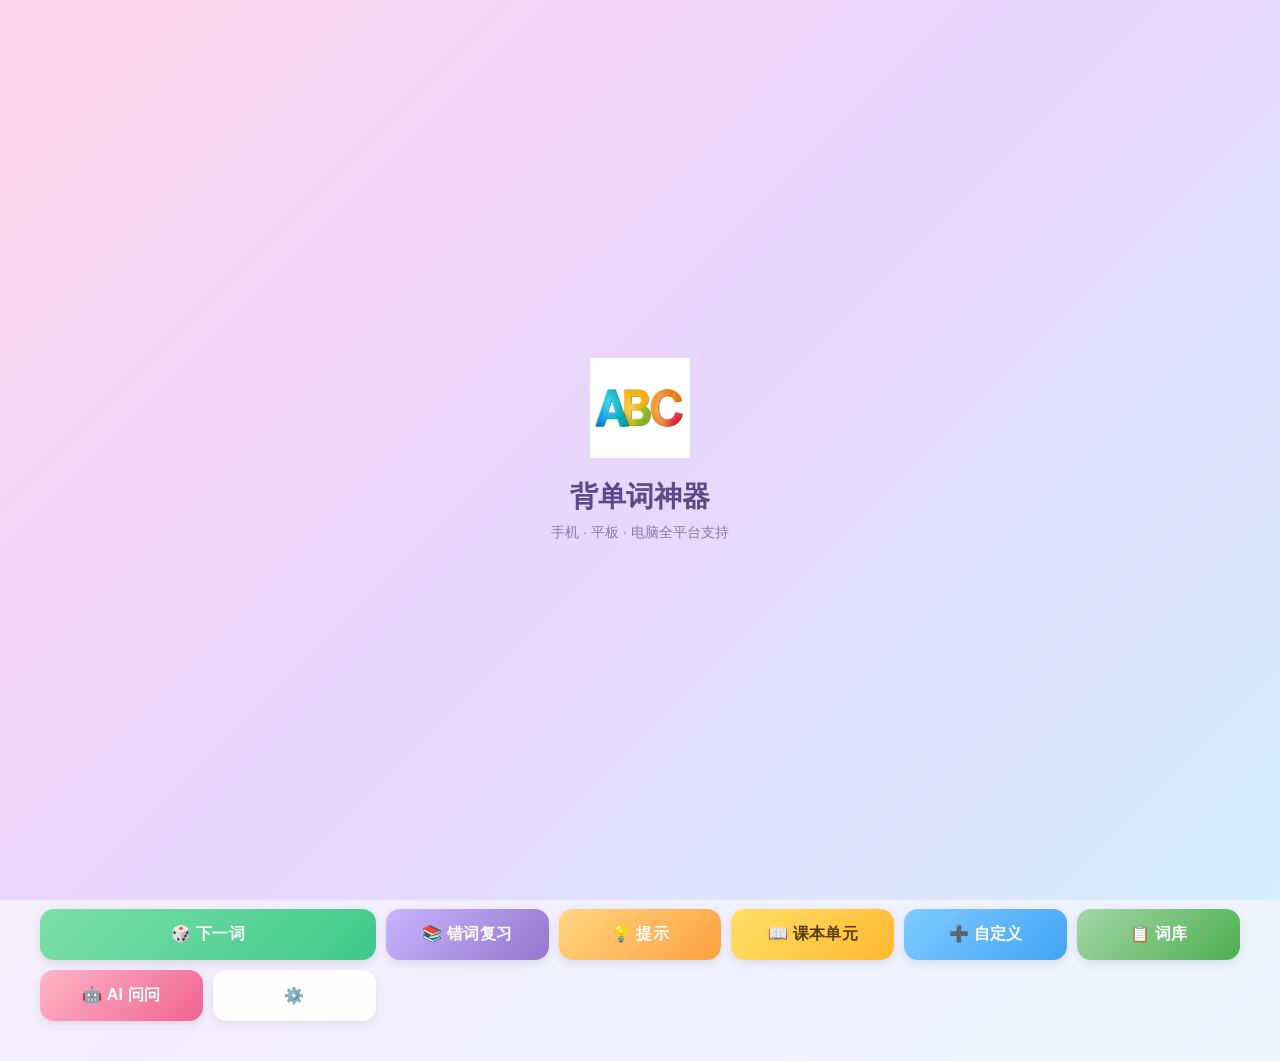
<file: app/index.html>
<!DOCTYPE html>
<html lang="zh-CN">
<head>
    <meta charset="UTF-8">
    <meta name="viewport" content="width=device-width, initial-scale=1.0, maximum-scale=1.0, user-scalable=no">
    <link rel="manifest" href="manifest.json">
    <link rel="apple-touch-icon" href="icon-192.png">
    <meta name="apple-mobile-web-app-capable" content="yes">
    <meta name="apple-mobile-web-app-status-bar-style" content="black">
    <meta name="apple-mobile-web-app-title" content="背单词神器">
    <meta name="theme-color" content="#4a90e2">
    <title>背单词神器 - 多设备版</title>
    <link rel="stylesheet" href="style.css">
</head>
<body>
    <!-- 装饰：浮动星星 -->
    <div class="stars-bg" aria-hidden="true">
        <span class="deco-star" style="--x:7%;--y:10%;--delay:0s;--size:1.4em">⭐</span>
        <span class="deco-star" style="--x:87%;--y:7%;--delay:1.3s;--size:1.1em">🌟</span>
        <span class="deco-star" style="--x:13%;--y:78%;--delay:2.2s;--size:1em">✨</span>
        <span class="deco-star" style="--x:91%;--y:72%;--delay:0.6s;--size:1.2em">⭐</span>
        <span class="deco-star" style="--x:48%;--y:4%;--delay:1.9s;--size:0.9em">🌟</span>
        <span class="deco-star" style="--x:28%;--y:93%;--delay:3.1s;--size:1em">✨</span>
        <span class="deco-star" style="--x:68%;--y:89%;--delay:0.4s;--size:0.85em">⭐</span>
        <span class="deco-star" style="--x:55%;--y:96%;--delay:2.6s;--size:0.8em">🌸</span>
    </div>

    <!-- 启动屏幕 -->
    <div id="splashScreen" class="splash-screen">
        <img src="icon-192.png" alt="背单词神器">
        <p>背单词神器</p>
        <small>手机 · 平板 · 电脑全平台支持</small>
    </div>

    <div class="container">
        <!-- 顶部计分板 -->
        <header class="score-board">
            <div class="score-item">
                <span class="score-label">总分</span>
                <span id="score" class="score-value">0</span>
            </div>
            <div class="score-item">
                <span class="score-label">连续</span>
                <span id="streak" class="score-value">0</span>
            </div>
            <div class="score-item">
                <span class="score-label">已学</span>
                <span id="totalLearned" class="score-value">0</span>
            </div>
            <div class="score-item">
                <span class="score-label">正确率</span>
                <span id="correctRate" class="score-value">0%</span>
            </div>
        </header>

        <!-- 单词卡片 -->
        <main class="main-content">
            <div class="word-card">
                <div class="word-header">
                    <span id="currentWord" class="word-text">Welcome</span>
                    <button onclick="playCurrentWord()" class="sound-btn" aria-label="播放发音">🔊</button>
                </div>
                <div id="phonetic" class="phonetic">/ˈwelkəm/</div>
                <div id="meaning" class="meaning">欢迎</div>
                <div id="memoryTip" class="memory-tip">记忆提示：well(好) + come(来) = 欢迎</div>
            </div>

            <!-- 拼写区域 -->
            <div id="slots" class="slots-container"></div>
            <div class="letters-row">
                <div id="letters" class="letters-container"></div>
                <button id="toggleLettersBtn" class="btn-toggle-letters" onclick="toggleLettersPool()" title="显示/隐藏字母池">👁</button>
            </div>
            <div id="feedback" class="feedback"></div>
            <!-- 词组认读确认按钮（平时隐藏） -->
            <button id="recognitionBtn" onclick="confirmRecognition()"
                    class="btn btn-recognition" style="display:none">✓ 记住了，下一个</button>

            <!-- 虚拟键盘（拼写模式时显示） -->
            <div id="virtualKeyboard" class="virtual-keyboard" style="display:none">
                <div class="kb-row">
                    <button class="kb-key" onclick="handleKeyInput('q')">Q</button>
                    <button class="kb-key" onclick="handleKeyInput('w')">W</button>
                    <button class="kb-key" onclick="handleKeyInput('e')">E</button>
                    <button class="kb-key" onclick="handleKeyInput('r')">R</button>
                    <button class="kb-key" onclick="handleKeyInput('t')">T</button>
                    <button class="kb-key" onclick="handleKeyInput('y')">Y</button>
                    <button class="kb-key" onclick="handleKeyInput('u')">U</button>
                    <button class="kb-key" onclick="handleKeyInput('i')">I</button>
                    <button class="kb-key" onclick="handleKeyInput('o')">O</button>
                    <button class="kb-key" onclick="handleKeyInput('p')">P</button>
                </div>
                <div class="kb-row">
                    <button class="kb-key" onclick="handleKeyInput('a')">A</button>
                    <button class="kb-key" onclick="handleKeyInput('s')">S</button>
                    <button class="kb-key" onclick="handleKeyInput('d')">D</button>
                    <button class="kb-key" onclick="handleKeyInput('f')">F</button>
                    <button class="kb-key" onclick="handleKeyInput('g')">G</button>
                    <button class="kb-key" onclick="handleKeyInput('h')">H</button>
                    <button class="kb-key" onclick="handleKeyInput('j')">J</button>
                    <button class="kb-key" onclick="handleKeyInput('k')">K</button>
                    <button class="kb-key" onclick="handleKeyInput('l')">L</button>
                </div>
                <div class="kb-row">
                    <button class="kb-key" onclick="handleKeyInput('z')">Z</button>
                    <button class="kb-key" onclick="handleKeyInput('x')">X</button>
                    <button class="kb-key" onclick="handleKeyInput('c')">C</button>
                    <button class="kb-key" onclick="handleKeyInput('v')">V</button>
                    <button class="kb-key" onclick="handleKeyInput('b')">B</button>
                    <button class="kb-key" onclick="handleKeyInput('n')">N</button>
                    <button class="kb-key" onclick="handleKeyInput('m')">M</button>
                    <button class="kb-key kb-back" onclick="handleBackspace()">⌫</button>
                </div>
            </div>
        </main>

        <!-- 底部按钮组 -->
        <footer class="footer-buttons">
            <button onclick="newWord()" class="btn btn-next">🎲 下一词</button>
            <button onclick="reviewMistakes()" class="btn btn-review">📚 错词复习</button>
            <button onclick="showHint()" class="btn btn-hint">💡 提示</button>
            <button onclick="showCurriculumDialog()" class="btn btn-curriculum">📖 课本单元</button>
            <button onclick="showImportDialog()" class="btn btn-import">➕ 自定义</button>
            <button onclick="showWordListDialog()" class="btn btn-wordlist">📋 词库</button>
            <button onclick="showAIChat()" class="btn btn-ai">🤖 AI 问问</button>
            <button onclick="showAPIKeyDialog()" class="btn btn-settings">⚙️</button>
        </footer>
    </div>

    <!-- 课本单元选择弹窗 -->
    <div id="curriculumDialog" class="dialog">
        <div class="dialog-content">
            <h3>📖 按单元学习</h3>
            <p class="dialog-hint">选择年级 → 学期 → 单元，开始练习</p>

            <!-- 年级 -->
            <div class="cur-label">年级</div>
            <div class="cur-tabs" id="gradeTab">
                <button class="cur-tab" onclick="selectGrade('一年级')">一年级</button>
                <button class="cur-tab" onclick="selectGrade('二年级')">二年级</button>
                <button class="cur-tab active" onclick="selectGrade('三年级')">三年级</button>
                <button class="cur-tab" onclick="selectGrade('四年级')">四年级</button>
                <button class="cur-tab" onclick="selectGrade('五年级')">五年级</button>
                <button class="cur-tab" onclick="selectGrade('六年级')">六年级</button>
                <button class="cur-tab" onclick="selectGrade('初一')">初一</button>
                <button class="cur-tab" onclick="selectGrade('初二')">初二</button>
                <button class="cur-tab" onclick="selectGrade('初三')">初三</button>
            </div>

            <!-- 学期 -->
            <div class="cur-label">学期</div>
            <div class="cur-tabs" id="termTab">
                <button class="cur-tab active" onclick="selectTerm('上学期')">上学期</button>
                <button class="cur-tab" onclick="selectTerm('下学期')">下学期</button>
            </div>

            <!-- 单元列表 -->
            <div class="cur-label">单元</div>
            <div id="unitList" class="unit-list"></div>

            <!-- 已选单词预览 -->
            <div id="unitPreview" class="unit-preview" style="display:none">
                <div class="cur-label">单词预览 <span id="previewCount"></span></div>
                <div id="previewWords" class="preview-words"></div>
            </div>

            <div class="dialog-buttons">
                <button onclick="loadUnitWords('replace')" class="btn btn-primary">✅ 替换词库练习</button>
                <button onclick="loadUnitWords('add')" class="btn btn-curriculum" style="flex:1">➕ 加入词库</button>
                <button onclick="closeCurriculumDialog()" class="btn btn-secondary" style="flex:0.6">取消</button>
            </div>
        </div>
    </div>

    <!-- 词库查看弹窗 -->
    <div id="wordListDialog" class="dialog">
        <div class="dialog-content">
            <h3>📋 当前词库 <span id="wordListCount" style="font-size:0.85em;color:#888"></span></h3>
            <div class="wl-toolbar">
                <input type="text" id="wlSearch" class="wl-search input-field" placeholder="搜索单词或含义…" oninput="filterWordList()">
                <button onclick="resetProgress()" class="btn btn-danger-sm">🔄 重置进度</button>
            </div>
            <div id="wordListItems" class="word-list-items"></div>
            <div class="dialog-buttons">
                <button onclick="closeWordListDialog()" class="btn btn-secondary">关闭</button>
            </div>
        </div>
    </div>

    <!-- 批量导入弹窗 -->
    <div id="importDialog" class="dialog">
        <div class="dialog-content">
            <h3>批量添加单词</h3>
            <p class="dialog-hint">每行一个单词或词组；或用逗号分隔多个单词：apple, banana, grape<br>完整格式：单词,/音标/,含义,记忆提示,难度</p>
            <textarea id="wordInput" rows="8" placeholder="逗号分隔多个单词：
apple, banana, orange, grape

每行一个单词或词组（自动查询）：
elephant
go to school

完整格式：
hello,/həˈləʊ/,你好,,1"></textarea>
            <label class="checkbox-label">
                <input type="checkbox" id="replaceMode">
                <span>替换原有词库（清除默认单词，只保留导入的）</span>
            </label>
            <div class="dialog-buttons">
                <button onclick="importWords()" class="btn btn-primary">导入</button>
                <button onclick="closeImportDialog()" class="btn btn-secondary">取消</button>
            </div>
        </div>
    </div>

    <!-- AI 助手设置弹窗（多模型） -->
    <div id="apiKeyDialog" class="dialog">
        <div class="dialog-content">
            <h3>🤖 AI 小助手设置</h3>
            <p class="dialog-hint">选一个 AI 小帮手，粘贴 Key 就能用啦～</p>
            <div class="provider-tabs" id="providerTabs">
                <button class="provider-tab" data-provider="deepseek" onclick="selectProvider('deepseek')">🚀 DeepSeek</button>
                <button class="provider-tab" data-provider="zhipu"    onclick="selectProvider('zhipu')">🧠 智谱 GLM</button>
                <button class="provider-tab" data-provider="moonshot" onclick="selectProvider('moonshot')">🌙 Kimi</button>
            </div>
            <p class="provider-hint" id="providerHint"></p>
            <input type="password" id="apiKeyInput" placeholder="粘贴 API Key 到这里…" class="input-field">
            <div class="dialog-buttons">
                <button onclick="saveAISettings()" class="btn btn-primary">✅ 保存</button>
                <button onclick="closeAPIKeyDialog()" class="btn btn-secondary">取消</button>
            </div>
        </div>
    </div>

    <!-- AI 助手弹窗 -->
    <div id="aiChatDialog" class="dialog">
        <div class="dialog-content">
            <h3>AI 助手 — <span id="aiChatWord" class="ai-word"></span></h3>
            <div id="aiChatHistory" class="chat-history"></div>
            <input type="text" id="aiChatInput" placeholder="例句？词根？近义词？…"
                   class="input-field" onkeydown="if(event.key==='Enter')sendAIQuestion()">
            <div class="dialog-buttons">
                <button onclick="sendAIQuestion()" class="btn btn-primary">发送</button>
                <button onclick="closeAIChat()" class="btn btn-secondary">关闭</button>
            </div>
        </div>
    </div>

    <!-- 脚本引入 -->
    <script src="wordlist.js"></script>
    <script src="curriculum.js"></script>
    <script src="app.js"></script>
    <script>
        // Service Worker 注册
        if ('serviceWorker' in navigator) {
            window.addEventListener('load', () => {
                navigator.serviceWorker.register('./sw.js')
                    .then(reg => console.log('ServiceWorker 注册成功'))
                    .catch(err => console.log('ServiceWorker 注册失败:', err));
            });
        }
    </script>
</body>
</html>
</file>
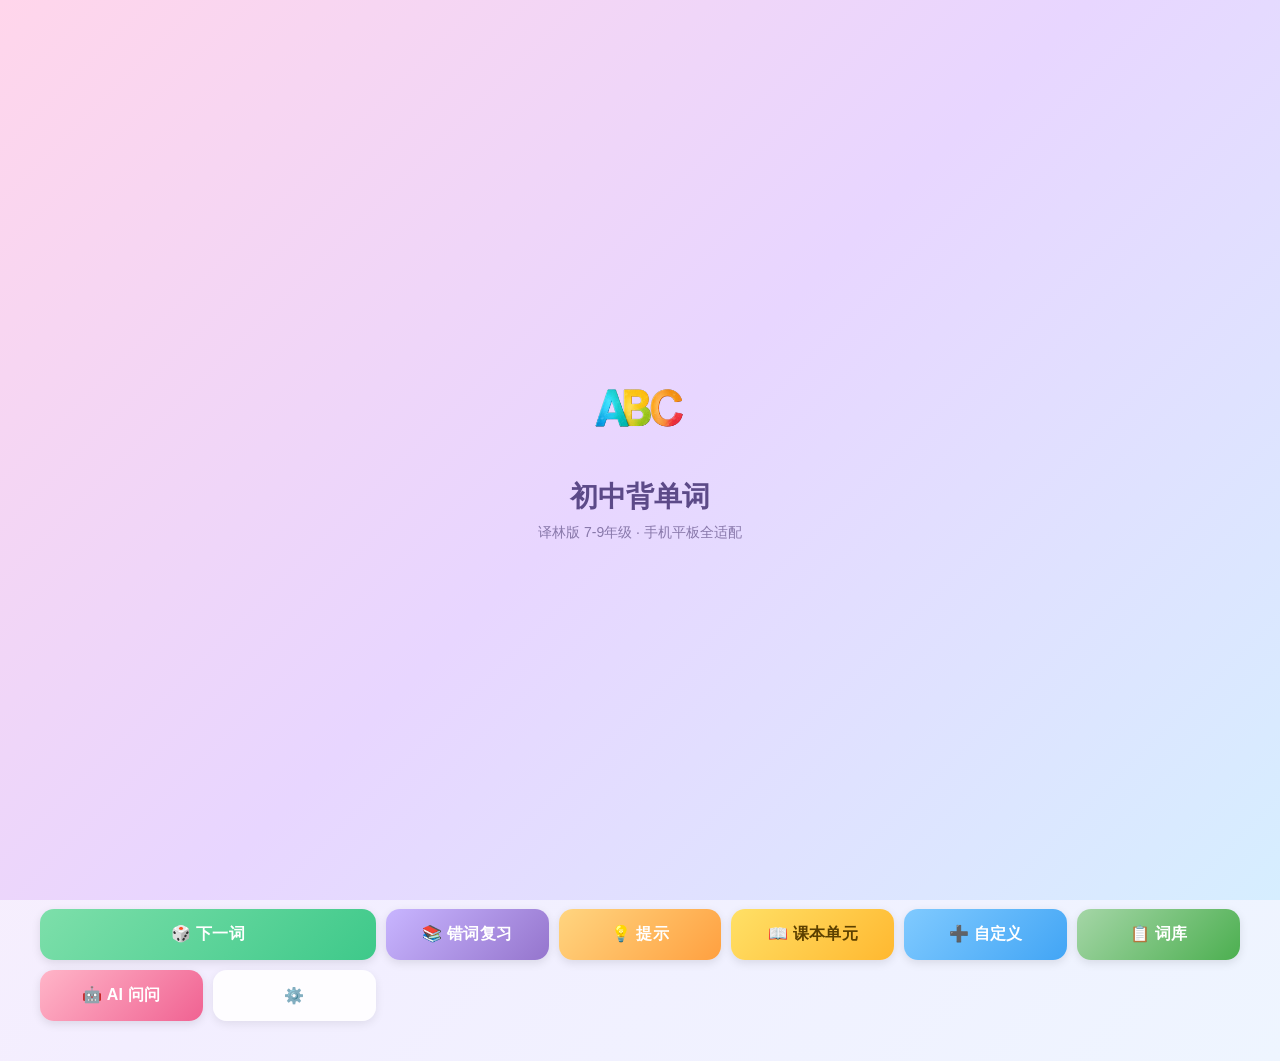
<file: junior/index.html>
<!DOCTYPE html>
<html lang="zh-CN">
<head>
    <meta charset="UTF-8">
    <meta name="viewport" content="width=device-width, initial-scale=1.0, maximum-scale=1.0, user-scalable=no">
    <link rel="manifest" href="manifest.json">
    <link rel="apple-touch-icon" href="icon-192.png">
    <meta name="apple-mobile-web-app-capable" content="yes">
    <meta name="apple-mobile-web-app-status-bar-style" content="black">
    <meta name="apple-mobile-web-app-title" content="初中背单词">
    <meta name="theme-color" content="#4a90e2">
    <title>初中背单词 - 译林版 7-9年级</title>
    <link rel="stylesheet" href="style.css">
    <style>
        /* ===== 弹跳图片画布（键盘区域两侧）===== */
        #bouncingCanvas {
            position: fixed;
            top: 0; left: 0;
            width: 100%; height: 100%;
            pointer-events: none;
            z-index: 2;
        }

        /* ===== 答案区左右图片（a.jpeg / b.jpeg）===== */
        .word-card-wrapper {
            display: flex;
            align-items: center;
            gap: 8px;
        }
        .deco-answer {
            width: 56px;
            height: 56px;
            object-fit: cover;
            border-radius: 10px;
            flex-shrink: 0;
            opacity: 0.93;
            box-shadow: 0 2px 8px rgba(0,0,0,0.12);
        }

        /* ===== 字母槽区左右图片（1~4.jpeg）===== */
        .slots-area-wrapper {
            display: flex;
            align-items: center;
            gap: 6px;
            width: 100%;
        }
        .slots-side-imgs {
            display: flex;
            flex-direction: column;
            gap: 5px;
            align-items: center;
            flex-shrink: 0;
        }
        .slots-side-imgs img {
            width: 46px;
            height: 46px;
            object-fit: contain;
            opacity: 0.92;
        }
        #slots { flex: 1; min-width: 0; }

        /* 屏幕较窄时缩小侧图，避免挤压主内容 */
        @media (max-width: 420px) {
            .deco-answer { width: 38px; height: 38px; border-radius: 7px; }
            .slots-side-imgs img { width: 32px; height: 32px; }
            .word-card-wrapper { gap: 5px; }
            .slots-area-wrapper { gap: 4px; }
        }
        @media (min-width: 768px) {
            .deco-answer { width: 70px; height: 70px; border-radius: 12px; }
            .slots-side-imgs img { width: 58px; height: 58px; }
        }

        /* ===== 键盘区包装 ===== */
        .keyboard-wrapper { position: relative; width: 100%; }

        /* z-index 确保主内容在画布上方 */
        .container { position: relative; z-index: 1; }
    </style>
</head>
<body>
    <!-- 弹跳图片画布（键盘区域两侧） -->
    <canvas id="bouncingCanvas"></canvas>

    <!-- 启动屏幕 -->
    <div id="splashScreen" class="splash-screen">
        <img src="icon-192.png" alt="初中背单词">
        <p>初中背单词</p>
        <small>译林版 7-9年级 · 手机平板全适配</small>
    </div>

    <div class="container">
        <!-- 顶部计分板 -->
        <header class="score-board">
            <div class="score-item">
                <span class="score-label">总分</span>
                <span id="score" class="score-value">0</span>
            </div>
            <div class="score-item">
                <span class="score-label">连续</span>
                <span id="streak" class="score-value">0</span>
            </div>
            <div class="score-item">
                <span class="score-label">已学</span>
                <span id="totalLearned" class="score-value">0</span>
            </div>
            <div class="score-item">
                <span class="score-label">正确率</span>
                <span id="correctRate" class="score-value">0%</span>
            </div>
        </header>

        <!-- 单词卡片（含答案区左右图片） -->
        <main class="main-content">
            <div class="word-card-wrapper">
                <!-- 答案区左侧 a.jpeg -->
                <img class="deco-answer" src="a.jpeg" alt="" onerror="this.style.display='none'">

                <div class="word-card" style="flex:1;min-width:0">
                    <div class="word-header">
                        <span id="currentWord" class="word-text">Welcome</span>
                        <button onclick="playCurrentWord()" class="sound-btn" aria-label="播放发音">🔊</button>
                    </div>
                    <div id="phonetic" class="phonetic">/ˈwelkəm/</div>
                    <div id="meaning" class="meaning">欢迎</div>
                    <div id="memoryTip" class="memory-tip">开始学习吧！</div>
                </div>

                <!-- 答案区右侧 b.jpeg -->
                <img class="deco-answer" src="b.jpeg" alt="" onerror="this.style.display='none'">
            </div>

            <!-- 字母槽区域（含左右图片） -->
            <div class="slots-area-wrapper">
                <!-- 字母槽左侧 2_t.png -->
                <div class="slots-side-imgs">
                    <img src="2_t.png" alt="" onerror="this.style.display='none'">
                </div>

                <div id="slots" class="slots-container"></div>

                <!-- 字母槽右侧 3_t.png -->
                <div class="slots-side-imgs">
                    <img src="3_t.png" alt="" onerror="this.style.display='none'">
                </div>
            </div>

            <div class="letters-row">
                <div id="letters" class="letters-container"></div>
                <button id="toggleLettersBtn" class="btn-toggle-letters" onclick="toggleLettersPool()" title="显示/隐藏字母池">👁</button>
            </div>
            <div id="feedback" class="feedback"></div>
            <button id="recognitionBtn" onclick="confirmRecognition()"
                    class="btn btn-recognition" style="display:none">✓ 记住了，下一个</button>

            <!-- 虚拟键盘（键盘区两侧为弹跳图片） -->
            <div class="keyboard-wrapper" id="keyboardWrapper">
                <div id="virtualKeyboard" class="virtual-keyboard" style="display:none">
                    <div class="kb-row">
                        <button class="kb-key" onclick="handleKeyInput('q')">Q</button>
                        <button class="kb-key" onclick="handleKeyInput('w')">W</button>
                        <button class="kb-key" onclick="handleKeyInput('e')">E</button>
                        <button class="kb-key" onclick="handleKeyInput('r')">R</button>
                        <button class="kb-key" onclick="handleKeyInput('t')">T</button>
                        <button class="kb-key" onclick="handleKeyInput('y')">Y</button>
                        <button class="kb-key" onclick="handleKeyInput('u')">U</button>
                        <button class="kb-key" onclick="handleKeyInput('i')">I</button>
                        <button class="kb-key" onclick="handleKeyInput('o')">O</button>
                        <button class="kb-key" onclick="handleKeyInput('p')">P</button>
                    </div>
                    <div class="kb-row">
                        <button class="kb-key" onclick="handleKeyInput('a')">A</button>
                        <button class="kb-key" onclick="handleKeyInput('s')">S</button>
                        <button class="kb-key" onclick="handleKeyInput('d')">D</button>
                        <button class="kb-key" onclick="handleKeyInput('f')">F</button>
                        <button class="kb-key" onclick="handleKeyInput('g')">G</button>
                        <button class="kb-key" onclick="handleKeyInput('h')">H</button>
                        <button class="kb-key" onclick="handleKeyInput('j')">J</button>
                        <button class="kb-key" onclick="handleKeyInput('k')">K</button>
                        <button class="kb-key" onclick="handleKeyInput('l')">L</button>
                    </div>
                    <div class="kb-row">
                        <button class="kb-key" onclick="handleKeyInput('z')">Z</button>
                        <button class="kb-key" onclick="handleKeyInput('x')">X</button>
                        <button class="kb-key" onclick="handleKeyInput('c')">C</button>
                        <button class="kb-key" onclick="handleKeyInput('v')">V</button>
                        <button class="kb-key" onclick="handleKeyInput('b')">B</button>
                        <button class="kb-key" onclick="handleKeyInput('n')">N</button>
                        <button class="kb-key" onclick="handleKeyInput('m')">M</button>
                        <button class="kb-key kb-back" onclick="handleBackspace()">⌫</button>
                    </div>
                </div>
            </div>
        </main>

        <!-- 底部按钮组 -->
        <footer class="footer-buttons">
            <button onclick="newWord()" class="btn btn-next">🎲 下一词</button>
            <button onclick="reviewMistakes()" class="btn btn-review">📚 错词复习</button>
            <button onclick="showHint()" class="btn btn-hint">💡 提示</button>
            <button onclick="showCurriculumDialog()" class="btn btn-curriculum">📖 课本单元</button>
            <button onclick="showImportDialog()" class="btn btn-import">➕ 自定义</button>
            <button onclick="showWordListDialog()" class="btn btn-wordlist">📋 词库</button>
            <button onclick="showAIChat()" class="btn btn-ai">🤖 AI 问问</button>
            <button onclick="showAPIKeyDialog()" class="btn btn-settings">⚙️</button>
        </footer>
    </div>

    <!-- 课本单元选择弹窗 -->
    <div id="curriculumDialog" class="dialog">
        <div class="dialog-content">
            <h3>📖 按单元学习</h3>
            <p class="dialog-hint">选择年级 → 册次 → 单元，开始练习</p>

            <!-- 年级 -->
            <div class="cur-label">年级</div>
            <div class="cur-tabs" id="gradeTab">
                <button class="cur-tab active" onclick="selectGrade('7年级')">7年级</button>
                <button class="cur-tab" onclick="selectGrade('8年级')">8年级</button>
                <button class="cur-tab" onclick="selectGrade('9年级')">9年级</button>
            </div>

            <!-- 册次（由JS动态渲染） -->
            <div class="cur-label">册次</div>
            <div class="cur-tabs" id="termTab"></div>

            <!-- 单元列表 -->
            <div class="cur-label">单元</div>
            <div id="unitList" class="unit-list"></div>

            <!-- 已选单词预览 -->
            <div id="unitPreview" class="unit-preview" style="display:none">
                <div class="cur-label">单词预览 <span id="previewCount"></span></div>
                <div id="previewWords" class="preview-words"></div>
            </div>

            <div class="dialog-buttons">
                <button onclick="loadUnitWords('replace')" class="btn btn-primary">✅ 替换词库练习</button>
                <button onclick="loadUnitWords('add')" class="btn btn-curriculum" style="flex:1">➕ 加入词库</button>
                <button onclick="closeCurriculumDialog()" class="btn btn-secondary" style="flex:0.6">取消</button>
            </div>
        </div>
    </div>

    <!-- 词库查看弹窗 -->
    <div id="wordListDialog" class="dialog">
        <div class="dialog-content">
            <h3>📋 当前词库 <span id="wordListCount" style="font-size:0.85em;color:#888"></span></h3>
            <div class="wl-toolbar">
                <input type="text" id="wlSearch" class="wl-search input-field" placeholder="搜索单词或含义…" oninput="filterWordList()">
                <button onclick="resetProgress()" class="btn btn-danger-sm">🔄 重置进度</button>
            </div>
            <div id="wordListItems" class="word-list-items"></div>
            <div class="dialog-buttons">
                <button onclick="closeWordListDialog()" class="btn btn-secondary">关闭</button>
            </div>
        </div>
    </div>

    <!-- 批量导入弹窗 -->
    <div id="importDialog" class="dialog">
        <div class="dialog-content">
            <h3>批量添加单词</h3>
            <p class="dialog-hint">每行一个单词或词组；或用逗号分隔多个单词：apple, banana, grape<br>完整格式：单词,/音标/,含义,记忆提示,难度</p>
            <textarea id="wordInput" rows="8" placeholder="逗号分隔多个单词：
apple, banana, orange, grape

每行一个单词或词组（自动查询）：
elephant
go to school

完整格式：
hello,/həˈləʊ/,你好,,1"></textarea>
            <label class="checkbox-label">
                <input type="checkbox" id="replaceMode">
                <span>替换原有词库（清除默认单词，只保留导入的）</span>
            </label>
            <div class="dialog-buttons">
                <button onclick="importWords()" class="btn btn-primary">导入</button>
                <button onclick="closeImportDialog()" class="btn btn-secondary">取消</button>
            </div>
        </div>
    </div>

    <!-- AI 助手设置弹窗 -->
    <div id="apiKeyDialog" class="dialog">
        <div class="dialog-content">
            <h3>🤖 AI 小助手设置</h3>
            <p class="dialog-hint">选一个 AI 小帮手，粘贴 Key 就能用啦～</p>
            <div class="provider-tabs" id="providerTabs">
                <button class="provider-tab" data-provider="deepseek" onclick="selectProvider('deepseek')">🚀 DeepSeek</button>
                <button class="provider-tab" data-provider="zhipu"    onclick="selectProvider('zhipu')">🧠 智谱 GLM</button>
                <button class="provider-tab" data-provider="moonshot" onclick="selectProvider('moonshot')">🌙 Kimi</button>
            </div>
            <p class="provider-hint" id="providerHint"></p>
            <input type="password" id="apiKeyInput" placeholder="粘贴 API Key 到这里…" class="input-field">
            <div class="dialog-buttons">
                <button onclick="saveAISettings()" class="btn btn-primary">✅ 保存</button>
                <button onclick="closeAPIKeyDialog()" class="btn btn-secondary">取消</button>
            </div>
        </div>
    </div>

    <!-- AI 助手弹窗 -->
    <div id="aiChatDialog" class="dialog">
        <div class="dialog-content">
            <h3>AI 助手 — <span id="aiChatWord" class="ai-word"></span></h3>
            <div id="aiChatHistory" class="chat-history"></div>
            <input type="text" id="aiChatInput" placeholder="例句？词根？近义词？…"
                   class="input-field" onkeydown="if(event.key==='Enter')sendAIQuestion()">
            <div class="dialog-buttons">
                <button onclick="sendAIQuestion()" class="btn btn-primary">发送</button>
                <button onclick="closeAIChat()" class="btn btn-secondary">关闭</button>
            </div>
        </div>
    </div>

    <!-- 脚本引入 -->
    <script src="wordlist.js"></script>
    <script src="curriculum.js"></script>
    <script src="app.js"></script>
    <script src="bouncing.js"></script>
    <script>
        if ('serviceWorker' in navigator) {
            window.addEventListener('load', () => {
                navigator.serviceWorker.register('./sw.js')
                    .then(() => console.log('SW OK'))
                    .catch(e => console.log('SW 失败:', e));
            });
        }
    </script>
</body>
</html>
</file>
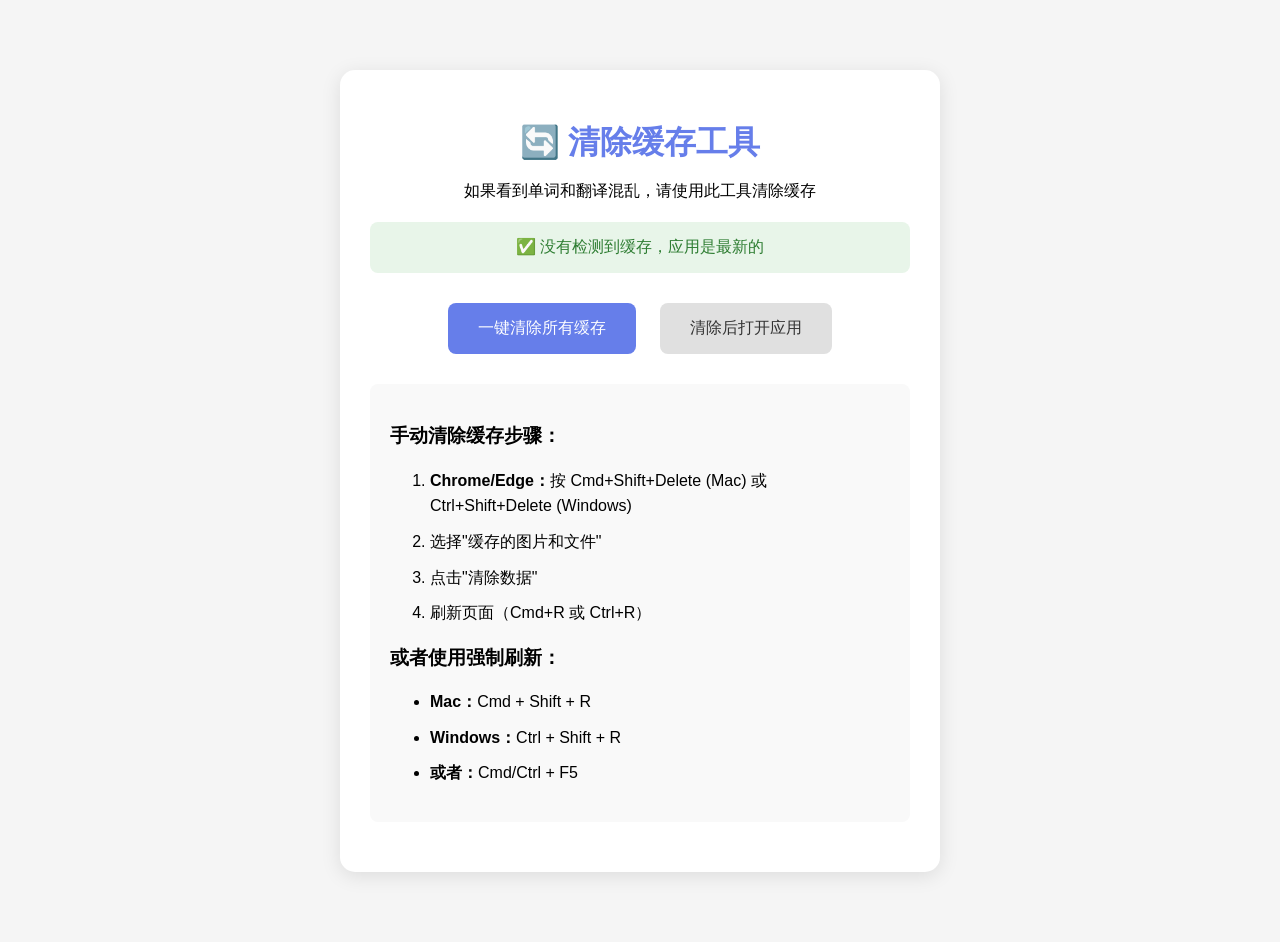
<file: app/clear-cache.html>
<!DOCTYPE html>
<html lang="zh-CN">
<head>
    <meta charset="UTF-8">
    <meta name="viewport" content="width=device-width, initial-scale=1.0">
    <title>清除缓存</title>
    <style>
        body {
            font-family: -apple-system, sans-serif;
            max-width: 600px;
            margin: 50px auto;
            padding: 20px;
            background: #f5f5f5;
        }
        .card {
            background: white;
            padding: 30px;
            border-radius: 15px;
            box-shadow: 0 4px 20px rgba(0,0,0,0.1);
            text-align: center;
        }
        h1 {
            color: #667eea;
            margin-bottom: 10px;
        }
        .status {
            margin: 20px 0;
            padding: 15px;
            border-radius: 8px;
            font-size: 16px;
        }
        .success {
            background: #e8f5e9;
            color: #2e7d32;
        }
        .info {
            background: #e3f2fd;
            color: #1565c0;
        }
        .warning {
            background: #fff3e0;
            color: #ef6c00;
        }
        button {
            padding: 15px 30px;
            font-size: 16px;
            border: none;
            border-radius: 8px;
            cursor: pointer;
            margin: 10px;
            font-weight: 500;
        }
        .btn-primary {
            background: #667eea;
            color: white;
        }
        .btn-primary:hover {
            background: #5568d3;
        }
        .btn-secondary {
            background: #e0e0e0;
            color: #333;
        }
        .btn-secondary:hover {
            background: #d0d0d0;
        }
        .steps {
            text-align: left;
            margin: 20px 0;
            padding: 20px;
            background: #f9f9f9;
            border-radius: 8px;
        }
        .steps li {
            margin: 10px 0;
            line-height: 1.6;
        }
    </style>
</head>
<body>
    <div class="card">
        <h1>🔄 清除缓存工具</h1>
        <p>如果看到单词和翻译混乱，请使用此工具清除缓存</p>

        <div id="status" class="status info">
            正在检查缓存状态...
        </div>

        <button class="btn-primary" onclick="clearAllCache()">一键清除所有缓存</button>
        <button class="btn-secondary" onclick="goToApp()">清除后打开应用</button>

        <div class="steps">
            <h3>手动清除缓存步骤：</h3>
            <ol>
                <li><strong>Chrome/Edge：</strong>按 Cmd+Shift+Delete (Mac) 或 Ctrl+Shift+Delete (Windows)</li>
                <li>选择"缓存的图片和文件"</li>
                <li>点击"清除数据"</li>
                <li>刷新页面（Cmd+R 或 Ctrl+R）</li>
            </ol>
            <h3>或者使用强制刷新：</h3>
            <ul>
                <li><strong>Mac：</strong>Cmd + Shift + R</li>
                <li><strong>Windows：</strong>Ctrl + Shift + R</li>
                <li><strong>或者：</strong>Cmd/Ctrl + F5</li>
            </ul>
        </div>
    </div>

    <script>
        async function clearAllCache() {
            const statusDiv = document.getElementById('status');
            statusDiv.className = 'status info';
            statusDiv.textContent = '正在清除缓存...';

            try {
                // 1. 注销所有 Service Workers
                if ('serviceWorker' in navigator) {
                    const registrations = await navigator.serviceWorker.getRegistrations();
                    for (let registration of registrations) {
                        await registration.unregister();
                        console.log('Service Worker 已注销');
                    }
                }

                // 2. 清除所有缓存
                if ('caches' in window) {
                    const cacheNames = await caches.keys();
                    for (let cacheName of cacheNames) {
                        await caches.delete(cacheName);
                        console.log('缓存已清除:', cacheName);
                    }
                }

                // 3. 清除 localStorage（可选，保留学习进度）
                // localStorage.clear(); // 取消注释以清除所有本地数据

                statusDiv.className = 'status success';
                statusDiv.innerHTML = `
                    ✅ 缓存清除成功！<br>
                    <small>Service Worker: 已注销<br>
                    浏览器缓存: 已清除</small>
                `;

                // 3秒后自动跳转
                setTimeout(() => {
                    statusDiv.innerHTML += '<br><br>3秒后自动跳转到应用...';
                    setTimeout(() => {
                        window.location.href = 'index.html?nocache=' + Date.now();
                    }, 3000);
                }, 1000);

            } catch (error) {
                statusDiv.className = 'status warning';
                statusDiv.innerHTML = `
                    ⚠️ 部分清除失败<br>
                    <small>${error.message}</small><br>
                    <small>请尝试手动清除（见下方步骤）</small>
                `;
            }
        }

        function goToApp() {
            // 添加时间戳强制刷新
            window.location.href = 'index.html?nocache=' + Date.now();
        }

        // 页面加载时检查缓存状态
        window.addEventListener('load', async () => {
            const statusDiv = document.getElementById('status');

            try {
                let cacheInfo = [];

                // 检查 Service Worker
                if ('serviceWorker' in navigator) {
                    const registrations = await navigator.serviceWorker.getRegistrations();
                    if (registrations.length > 0) {
                        cacheInfo.push(`Service Worker: ${registrations.length} 个`);
                    }
                }

                // 检查缓存
                if ('caches' in window) {
                    const cacheNames = await caches.keys();
                    if (cacheNames.length > 0) {
                        cacheInfo.push(`浏览器缓存: ${cacheNames.length} 个`);
                    }
                }

                if (cacheInfo.length > 0) {
                    statusDiv.className = 'status warning';
                    statusDiv.innerHTML = `
                        ⚠️ 检测到缓存<br>
                        <small>${cacheInfo.join('<br>')}</small><br>
                        <small>如果看到内容混乱，请点击上方按钮清除</small>
                    `;
                } else {
                    statusDiv.className = 'status success';
                    statusDiv.textContent = '✅ 没有检测到缓存，应用是最新的';
                }
            } catch (error) {
                statusDiv.className = 'status info';
                statusDiv.textContent = '无法检测缓存状态（可能是隐私模式）';
            }
        });
    </script>
</body>
</html>
</file>
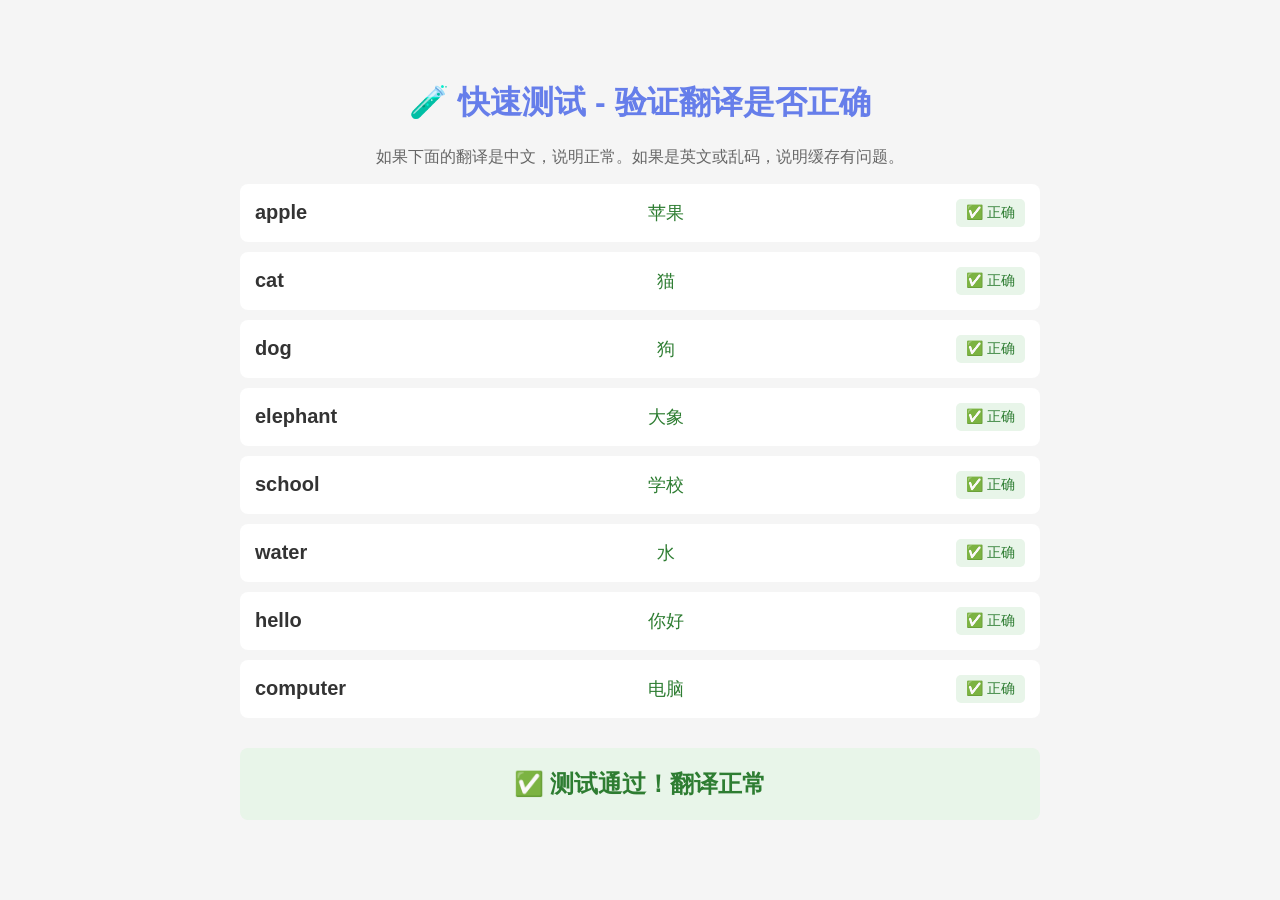
<file: app/test-simple.html>
<!DOCTYPE html>
<html lang="zh-CN">
<head>
    <meta charset="UTF-8">
    <title>快速测试</title>
    <style>
        body {
            font-family: sans-serif;
            max-width: 800px;
            margin: 40px auto;
            padding: 20px;
            background: #f5f5f5;
        }
        h1 { color: #667eea; text-align: center; }
        .test-item {
            background: white;
            padding: 15px;
            margin: 10px 0;
            border-radius: 8px;
            display: flex;
            justify-content: space-between;
            align-items: center;
        }
        .word {
            font-size: 20px;
            font-weight: bold;
            color: #333;
            min-width: 120px;
        }
        .meaning {
            font-size: 18px;
            color: #2e7d32;
            flex: 1;
            text-align: center;
        }
        .status {
            font-size: 14px;
            padding: 5px 10px;
            border-radius: 5px;
        }
        .ok {
            background: #e8f5e9;
            color: #2e7d32;
        }
        .error {
            background: #ffebee;
            color: #c62828;
        }
        .loading {
            text-align: center;
            padding: 20px;
            color: #666;
        }
    </style>
</head>
<body>
    <h1>🧪 快速测试 - 验证翻译是否正确</h1>
    <p style="text-align:center;color:#666;">
        如果下面的翻译是中文，说明正常。如果是英文或乱码，说明缓存有问题。
    </p>

    <div id="results" class="loading">加载中...</div>

    <script>
        // 直接定义测试词典（不依赖外部文件）
        const testWords = {
            'apple': '苹果',
            'cat': '猫',
            'dog': '狗',
            'elephant': '大象',
            'school': '学校',
            'water': '水',
            'hello': '你好',
            'computer': '电脑'
        };

        function runTest() {
            const resultsDiv = document.getElementById('results');
            resultsDiv.className = '';
            resultsDiv.innerHTML = '';

            let allOk = true;

            for (let [word, expectedMeaning] of Object.entries(testWords)) {
                // 检查预设词典
                let actualMeaning = '未知';
                let isOk = false;

                // 尝试从 app.js 加载的词典获取
                if (typeof commonWordsMeanings !== 'undefined' && commonWordsMeanings[word]) {
                    actualMeaning = commonWordsMeanings[word];
                    isOk = actualMeaning === expectedMeaning;
                } else {
                    actualMeaning = '❌ 词典未加载';
                    isOk = false;
                }

                if (!isOk) allOk = false;

                resultsDiv.innerHTML += `
                    <div class="test-item">
                        <div class="word">${word}</div>
                        <div class="meaning">${actualMeaning}</div>
                        <div class="status ${isOk ? 'ok' : 'error'}">
                            ${isOk ? '✅ 正确' : '❌ 错误'}
                        </div>
                    </div>
                `;
            }

            // 显示总结
            resultsDiv.innerHTML += `
                <div style="text-align:center;margin-top:30px;padding:20px;background:${allOk ? '#e8f5e9' : '#ffebee'};border-radius:8px;">
                    <h2 style="margin:0;color:${allOk ? '#2e7d32' : '#c62828'};">
                        ${allOk ? '✅ 测试通过！翻译正常' : '❌ 测试失败！请清除缓存'}
                    </h2>
                    ${!allOk ? '<p style="margin:10px 0 0 0;"><a href="clear-cache.html" style="color:#1565c0;font-weight:bold;">→ 点击这里清除缓存</a></p>' : ''}
                </div>
            `;
        }

        // 等待 app.js 加载
        if (typeof commonWordsMeanings === 'undefined') {
            // 动态加载 app.js
            const script = document.createElement('script');
            script.src = 'app.js?v=' + Date.now();
            script.onload = () => {
                setTimeout(runTest, 500);
            };
            script.onerror = () => {
                document.getElementById('results').innerHTML = `
                    <div style="text-align:center;color:#c62828;">
                        <h2>❌ 无法加载 app.js</h2>
                        <p>请确保文件存在，或<a href="clear-cache.html">清除缓存后重试</a></p>
                    </div>
                `;
            };
            document.head.appendChild(script);
        } else {
            runTest();
        }
    </script>
</body>
</html>
</file>
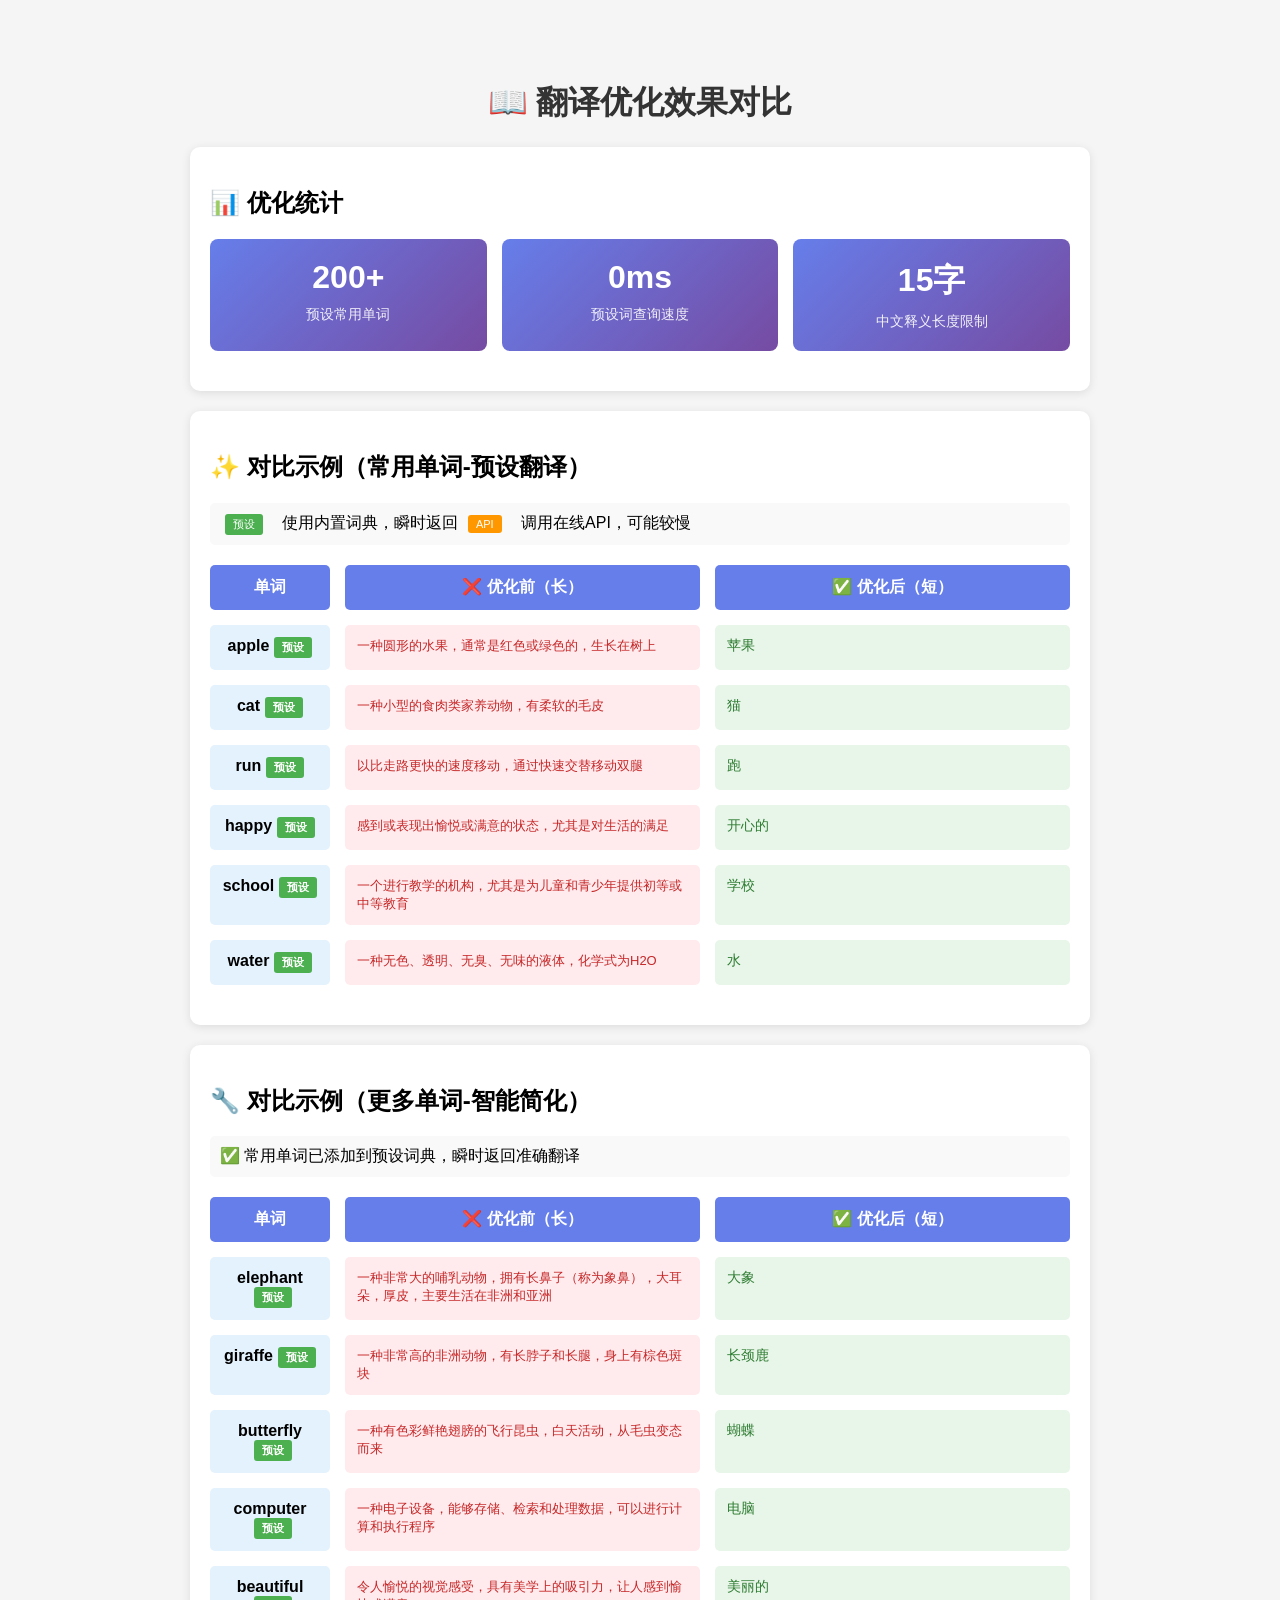
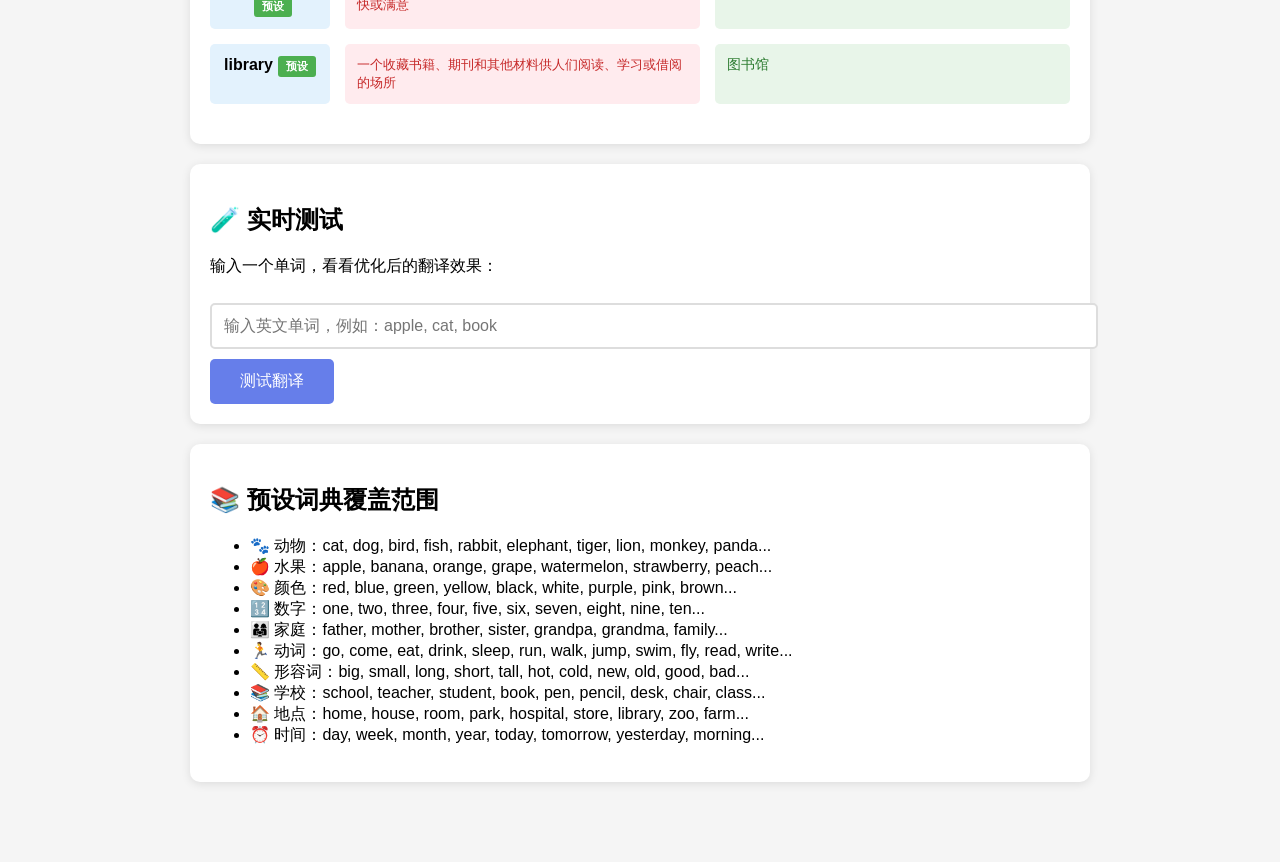
<file: app/test-translation.html>
<!DOCTYPE html>
<html lang="zh-CN">
<head>
    <meta charset="UTF-8">
    <meta name="viewport" content="width=device-width, initial-scale=1.0">
    <title>翻译效果测试</title>
    <style>
        body {
            font-family: -apple-system, sans-serif;
            max-width: 900px;
            margin: 40px auto;
            padding: 20px;
            background: #f5f5f5;
        }
        h1 {
            color: #333;
            text-align: center;
        }
        .section {
            background: white;
            padding: 20px;
            margin: 20px 0;
            border-radius: 10px;
            box-shadow: 0 2px 10px rgba(0,0,0,0.1);
        }
        .test-grid {
            display: grid;
            grid-template-columns: 120px 1fr 1fr;
            gap: 15px;
            margin: 20px 0;
        }
        .test-grid > div {
            padding: 12px;
            border-radius: 5px;
        }
        .header {
            font-weight: bold;
            background: #667eea;
            color: white;
            text-align: center;
        }
        .word {
            background: #e3f2fd;
            font-weight: bold;
            text-align: center;
        }
        .old {
            background: #ffebee;
            color: #c62828;
            font-size: 13px;
        }
        .new {
            background: #e8f5e9;
            color: #2e7d32;
            font-size: 14px;
            font-weight: 500;
        }
        .badge {
            display: inline-block;
            padding: 3px 8px;
            border-radius: 3px;
            font-size: 11px;
            margin-left: 5px;
        }
        .preset {
            background: #4caf50;
            color: white;
        }
        .api {
            background: #ff9800;
            color: white;
        }
        .stats {
            display: grid;
            grid-template-columns: repeat(3, 1fr);
            gap: 15px;
            margin: 20px 0;
        }
        .stat-card {
            background: linear-gradient(135deg, #667eea 0%, #764ba2 100%);
            color: white;
            padding: 20px;
            border-radius: 8px;
            text-align: center;
        }
        .stat-card h3 {
            margin: 0 0 10px 0;
            font-size: 32px;
        }
        .stat-card p {
            margin: 0;
            opacity: 0.9;
            font-size: 14px;
        }
        .demo-input {
            width: 100%;
            padding: 12px;
            border: 2px solid #ddd;
            border-radius: 5px;
            font-size: 16px;
            margin: 10px 0;
        }
        .demo-btn {
            padding: 12px 30px;
            background: #667eea;
            color: white;
            border: none;
            border-radius: 5px;
            cursor: pointer;
            font-size: 16px;
        }
        .demo-btn:hover {
            background: #5568d3;
        }
        .result {
            margin-top: 15px;
            padding: 15px;
            background: #f0f7ff;
            border-left: 4px solid #667eea;
            border-radius: 5px;
            display: none;
        }
        .result.show {
            display: block;
        }
        .legend {
            margin: 15px 0;
            padding: 10px;
            background: #f9f9f9;
            border-radius: 5px;
        }
        .legend span {
            margin-right: 15px;
        }
    </style>
</head>
<body>
    <h1>📖 翻译优化效果对比</h1>

    <div class="section">
        <h2>📊 优化统计</h2>
        <div class="stats">
            <div class="stat-card">
                <h3>200+</h3>
                <p>预设常用单词</p>
            </div>
            <div class="stat-card">
                <h3>0ms</h3>
                <p>预设词查询速度</p>
            </div>
            <div class="stat-card">
                <h3>15字</h3>
                <p>中文释义长度限制</p>
            </div>
        </div>
    </div>

    <div class="section">
        <h2>✨ 对比示例（常用单词-预设翻译）</h2>
        <div class="legend">
            <span class="badge preset">预设</span> 使用内置词典，瞬时返回
            <span class="badge api">API</span> 调用在线API，可能较慢
        </div>
        <div class="test-grid">
            <div class="header">单词</div>
            <div class="header">❌ 优化前（长）</div>
            <div class="header">✅ 优化后（短）</div>

            <div class="word">apple<span class="badge preset">预设</span></div>
            <div class="old">一种圆形的水果，通常是红色或绿色的，生长在树上</div>
            <div class="new">苹果</div>

            <div class="word">cat<span class="badge preset">预设</span></div>
            <div class="old">一种小型的食肉类家养动物，有柔软的毛皮</div>
            <div class="new">猫</div>

            <div class="word">run<span class="badge preset">预设</span></div>
            <div class="old">以比走路更快的速度移动，通过快速交替移动双腿</div>
            <div class="new">跑</div>

            <div class="word">happy<span class="badge preset">预设</span></div>
            <div class="old">感到或表现出愉悦或满意的状态，尤其是对生活的满足</div>
            <div class="new">开心的</div>

            <div class="word">school<span class="badge preset">预设</span></div>
            <div class="old">一个进行教学的机构，尤其是为儿童和青少年提供初等或中等教育</div>
            <div class="new">学校</div>

            <div class="word">water<span class="badge preset">预设</span></div>
            <div class="old">一种无色、透明、无臭、无味的液体，化学式为H2O</div>
            <div class="new">水</div>
        </div>
    </div>

    <div class="section">
        <h2>🔧 对比示例（更多单词-智能简化）</h2>
        <div class="legend">
            ✅ 常用单词已添加到预设词典，瞬时返回准确翻译
        </div>
        <div class="test-grid">
            <div class="header">单词</div>
            <div class="header">❌ 优化前（长）</div>
            <div class="header">✅ 优化后（短）</div>

            <div class="word">elephant<span class="badge preset">预设</span></div>
            <div class="old">一种非常大的哺乳动物，拥有长鼻子（称为象鼻），大耳朵，厚皮，主要生活在非洲和亚洲</div>
            <div class="new">大象</div>

            <div class="word">giraffe<span class="badge preset">预设</span></div>
            <div class="old">一种非常高的非洲动物，有长脖子和长腿，身上有棕色斑块</div>
            <div class="new">长颈鹿</div>

            <div class="word">butterfly<span class="badge preset">预设</span></div>
            <div class="old">一种有色彩鲜艳翅膀的飞行昆虫，白天活动，从毛虫变态而来</div>
            <div class="new">蝴蝶</div>

            <div class="word">computer<span class="badge preset">预设</span></div>
            <div class="old">一种电子设备，能够存储、检索和处理数据，可以进行计算和执行程序</div>
            <div class="new">电脑</div>

            <div class="word">beautiful<span class="badge preset">预设</span></div>
            <div class="old">令人愉悦的视觉感受，具有美学上的吸引力，让人感到愉快或满意</div>
            <div class="new">美丽的</div>

            <div class="word">library<span class="badge preset">预设</span></div>
            <div class="old">一个收藏书籍、期刊和其他材料供人们阅读、学习或借阅的场所</div>
            <div class="new">图书馆</div>
        </div>
    </div>

    <div class="section">
        <h2>🧪 实时测试</h2>
        <p>输入一个单词，看看优化后的翻译效果：</p>
        <input type="text" class="demo-input" id="testWord" placeholder="输入英文单词，例如：apple, cat, book">
        <button class="demo-btn" onclick="testTranslation()">测试翻译</button>

        <div id="testResult" class="result">
            <strong>结果：</strong>
            <div id="resultContent"></div>
        </div>
    </div>

    <div class="section">
        <h2>📚 预设词典覆盖范围</h2>
        <ul>
            <li>🐾 动物：cat, dog, bird, fish, rabbit, elephant, tiger, lion, monkey, panda...</li>
            <li>🍎 水果：apple, banana, orange, grape, watermelon, strawberry, peach...</li>
            <li>🎨 颜色：red, blue, green, yellow, black, white, purple, pink, brown...</li>
            <li>🔢 数字：one, two, three, four, five, six, seven, eight, nine, ten...</li>
            <li>👨‍👩‍👧 家庭：father, mother, brother, sister, grandpa, grandma, family...</li>
            <li>🏃 动词：go, come, eat, drink, sleep, run, walk, jump, swim, fly, read, write...</li>
            <li>📏 形容词：big, small, long, short, tall, hot, cold, new, old, good, bad...</li>
            <li>📚 学校：school, teacher, student, book, pen, pencil, desk, chair, class...</li>
            <li>🏠 地点：home, house, room, park, hospital, store, library, zoo, farm...</li>
            <li>⏰ 时间：day, week, month, year, today, tomorrow, yesterday, morning...</li>
        </ul>
    </div>

    <script src="app.js"></script>
    <script>
        async function testTranslation() {
            const word = document.getElementById('testWord').value.trim().toLowerCase();
            const resultDiv = document.getElementById('testResult');
            const contentDiv = document.getElementById('resultContent');

            if (!word) {
                alert('请输入单词');
                return;
            }

            resultDiv.classList.add('show');
            contentDiv.innerHTML = '⏳ 查询中...';

            try {
                const result = await fetchCompleteWordInfo(word);

                const isPreset = commonWordsMeanings[word] ? '✅ 预设词典' : '🔍 API查询';
                const speed = commonWordsMeanings[word] ? '瞬时（0ms）' : '约500ms';

                contentDiv.innerHTML = `
                    <p><strong>单词：</strong>${result.word} <span class="badge ${commonWordsMeanings[word] ? 'preset' : 'api'}">${isPreset}</span></p>
                    <p><strong>音标：</strong>${result.phonetic || '（无音标）'}</p>
                    <p><strong>释义：</strong>${result.meaning}</p>
                    <p><strong>长度：</strong>${result.meaning.length} 字符</p>
                    <p><strong>速度：</strong>${speed}</p>
                    <p style="color: #27ae60; margin-top: 10px;">
                        ${result.meaning.length <= 15 ? '✅ 翻译简短，适合学生！' : '⚠️ 翻译较长，建议添加到预设词典'}
                    </p>
                `;
            } catch (e) {
                contentDiv.innerHTML = `<p style="color: red;">❌ 查询失败：${e.message}</p>`;
            }
        }

        // 回车键测试
        document.getElementById('testWord').addEventListener('keypress', function(e) {
            if (e.key === 'Enter') {
                testTranslation();
            }
        });
    </script>
</body>
</html>
</file>
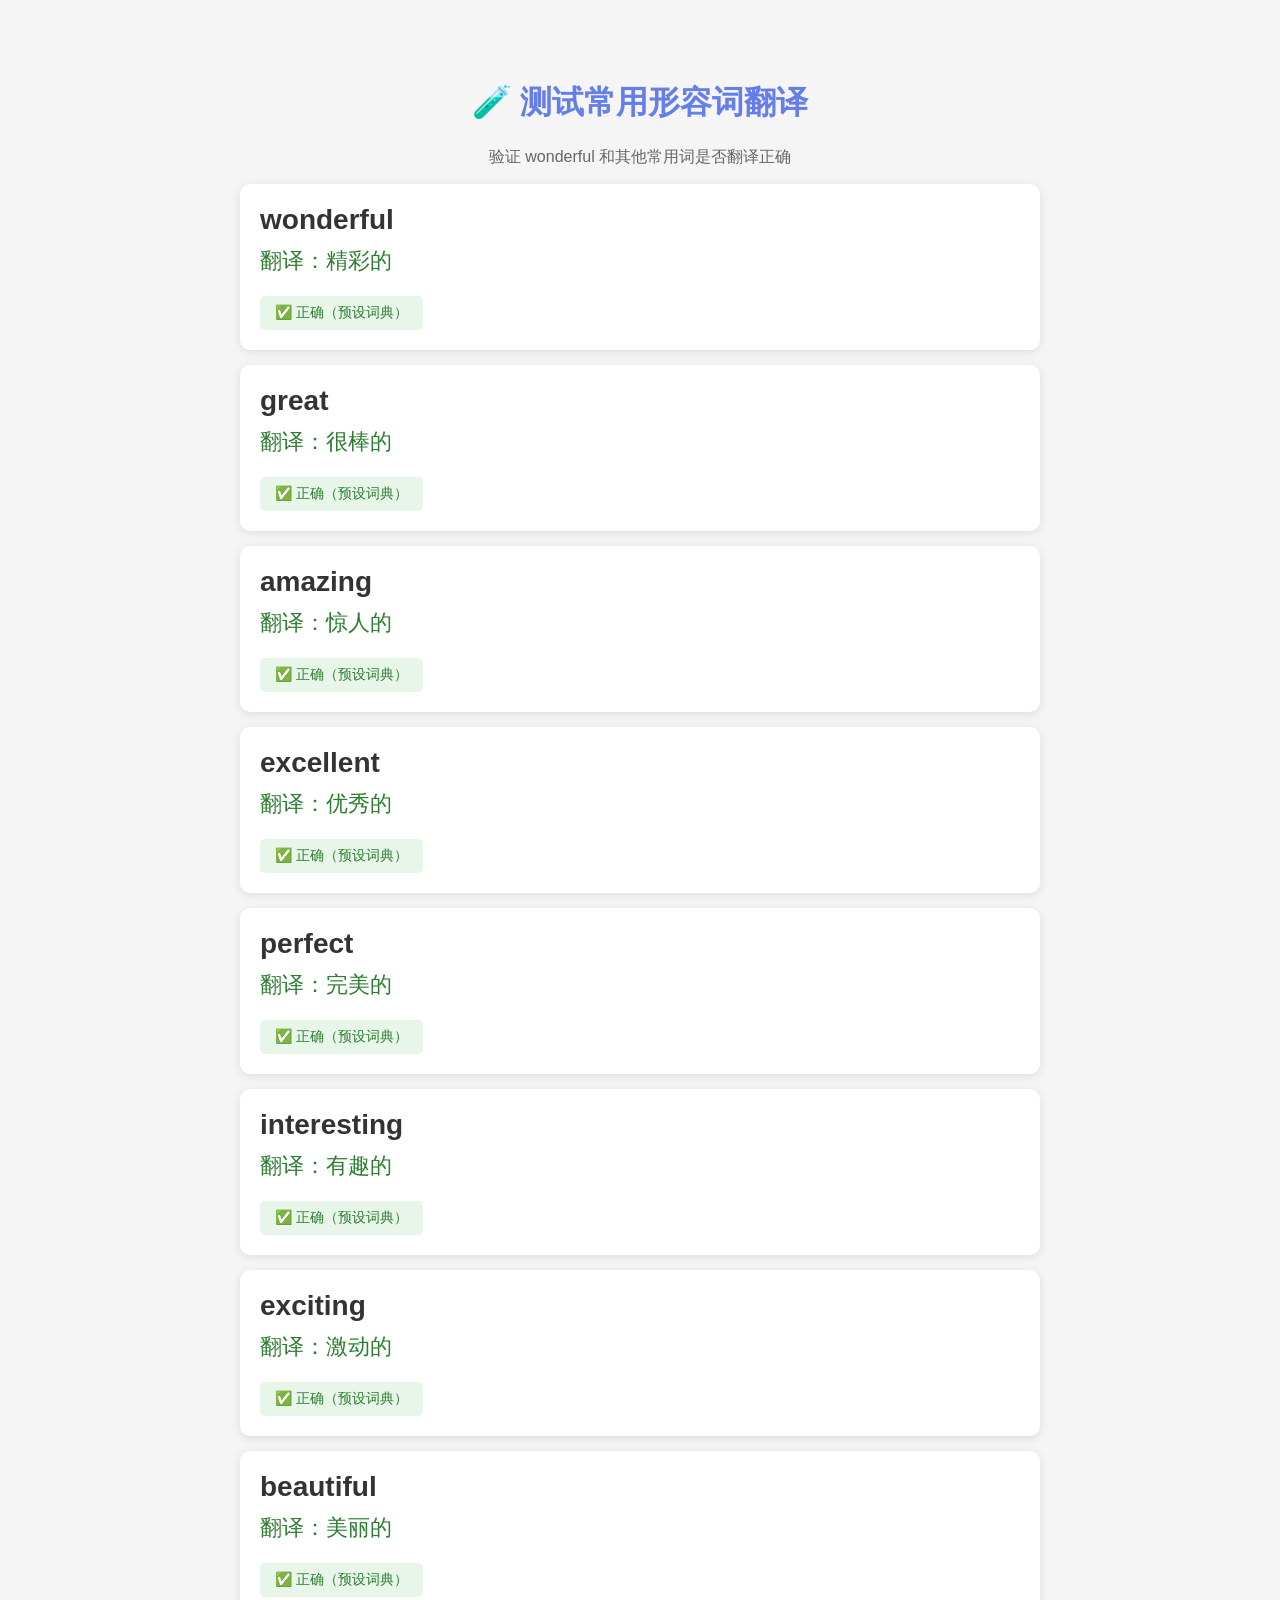
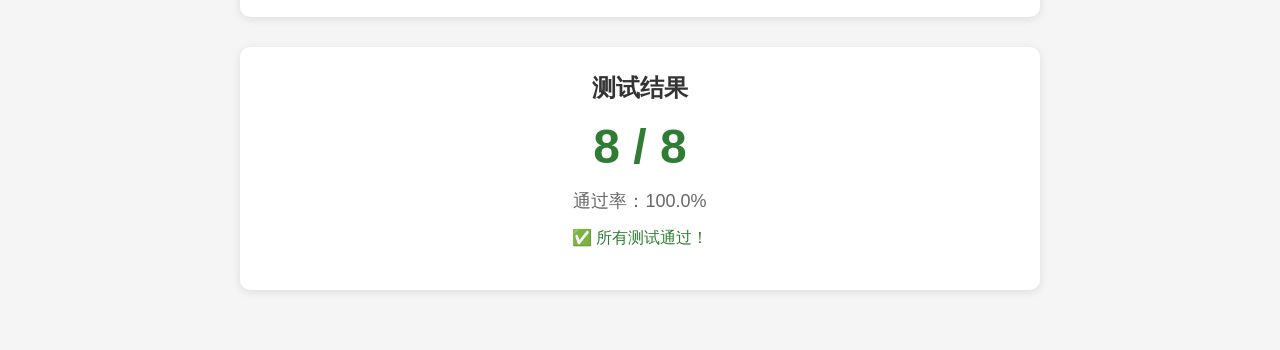
<file: app/test-wonderful.html>
<!DOCTYPE html>
<html lang="zh-CN">
<head>
    <meta charset="UTF-8">
    <title>测试 wonderful 翻译</title>
    <style>
        body {
            font-family: sans-serif;
            max-width: 800px;
            margin: 40px auto;
            padding: 20px;
            background: #f5f5f5;
        }
        h1 { color: #667eea; text-align: center; }
        .result {
            background: white;
            padding: 20px;
            margin: 15px 0;
            border-radius: 10px;
            box-shadow: 0 2px 10px rgba(0,0,0,0.1);
        }
        .word {
            font-size: 28px;
            font-weight: bold;
            color: #333;
            margin-bottom: 10px;
        }
        .meaning {
            font-size: 22px;
            color: #2e7d32;
            margin: 10px 0;
        }
        .status {
            font-size: 14px;
            padding: 8px 15px;
            border-radius: 5px;
            margin-top: 10px;
            display: inline-block;
        }
        .ok {
            background: #e8f5e9;
            color: #2e7d32;
        }
        .error {
            background: #ffebee;
            color: #c62828;
        }
        .preset {
            background: #e3f2fd;
            color: #1565c0;
        }
        .loading {
            text-align: center;
            padding: 30px;
            color: #666;
            font-size: 18px;
        }
    </style>
</head>
<body>
    <h1>🧪 测试常用形容词翻译</h1>
    <p style="text-align:center;color:#666;">
        验证 wonderful 和其他常用词是否翻译正确
    </p>

    <div id="results" class="loading">加载词典中...</div>

    <script>
        // 测试词汇和预期翻译
        const testCases = [
            { word: 'wonderful', expected: '精彩的', category: '形容词' },
            { word: 'great', expected: '很棒的', category: '形容词' },
            { word: 'amazing', expected: '惊人的', category: '形容词' },
            { word: 'excellent', expected: '优秀的', category: '形容词' },
            { word: 'perfect', expected: '完美的', category: '形容词' },
            { word: 'interesting', expected: '有趣的', category: '形容词' },
            { word: 'exciting', expected: '激动的', category: '形容词' },
            { word: 'beautiful', expected: '美丽的', category: '形容词' },
        ];

        function runTest() {
            const resultsDiv = document.getElementById('results');
            resultsDiv.className = '';
            resultsDiv.innerHTML = '';

            let passCount = 0;
            let totalCount = testCases.length;

            testCases.forEach(({ word, expected, category }) => {
                let actualMeaning = '未知';
                let status = 'error';
                let statusText = '❌ 未找到';

                // 检查预设词典
                if (typeof commonWordsMeanings !== 'undefined' && commonWordsMeanings[word]) {
                    actualMeaning = commonWordsMeanings[word];

                    if (actualMeaning === expected) {
                        status = 'ok';
                        statusText = '✅ 正确（预设词典）';
                        passCount++;
                    } else {
                        status = 'preset';
                        statusText = `⚠️ 不匹配（预期：${expected}）`;
                    }
                } else {
                    status = 'error';
                    statusText = '❌ 不在预设词典';
                    actualMeaning = '（需API查询）';
                }

                resultsDiv.innerHTML += `
                    <div class="result">
                        <div class="word">${word}</div>
                        <div class="meaning">翻译：${actualMeaning}</div>
                        <div class="status ${status}">${statusText}</div>
                    </div>
                `;
            });

            // 显示总结
            const passRate = (passCount / totalCount * 100).toFixed(1);
            const summaryClass = passCount === totalCount ? 'ok' : (passCount > 0 ? 'preset' : 'error');

            resultsDiv.innerHTML += `
                <div style="text-align:center;margin-top:30px;padding:25px;background:white;border-radius:10px;box-shadow:0 2px 10px rgba(0,0,0,0.1);">
                    <h2 style="margin:0 0 15px 0;color:#333;">测试结果</h2>
                    <div style="font-size:48px;font-weight:bold;color:${passCount === totalCount ? '#2e7d32' : '#ff9800'};margin:15px 0;">
                        ${passCount} / ${totalCount}
                    </div>
                    <div style="font-size:18px;color:#666;">
                        通过率：${passRate}%
                    </div>
                    ${passCount === totalCount ?
                        '<p style="color:#2e7d32;margin-top:15px;font-size:16px;">✅ 所有测试通过！</p>' :
                        '<p style="color:#ff9800;margin-top:15px;font-size:16px;">⚠️ 部分测试未通过，请清除缓存后重试</p>'
                    }
                </div>
            `;
        }

        // 等待 app.js 加载
        if (typeof commonWordsMeanings === 'undefined') {
            const script = document.createElement('script');
            script.src = 'app.js?v=' + Date.now();
            script.onload = () => {
                setTimeout(runTest, 300);
            };
            script.onerror = () => {
                document.getElementById('results').innerHTML = `
                    <div class="result" style="text-align:center;">
                        <h2 style="color:#c62828;">❌ 无法加载 app.js</h2>
                        <p>请确保：</p>
                        <ul style="text-align:left;display:inline-block;">
                            <li>app.js 文件存在</li>
                            <li>已清除浏览器缓存</li>
                            <li>使用正确的路径访问</li>
                        </ul>
                        <p style="margin-top:20px;">
                            <a href="clear-cache.html" style="color:#1565c0;font-weight:bold;text-decoration:none;padding:10px 20px;background:#e3f2fd;border-radius:5px;">
                                → 清除缓存后重试
                            </a>
                        </p>
                    </div>
                `;
            };
            document.head.appendChild(script);
        } else {
            runTest();
        }
    </script>
</body>
</html>
</file>
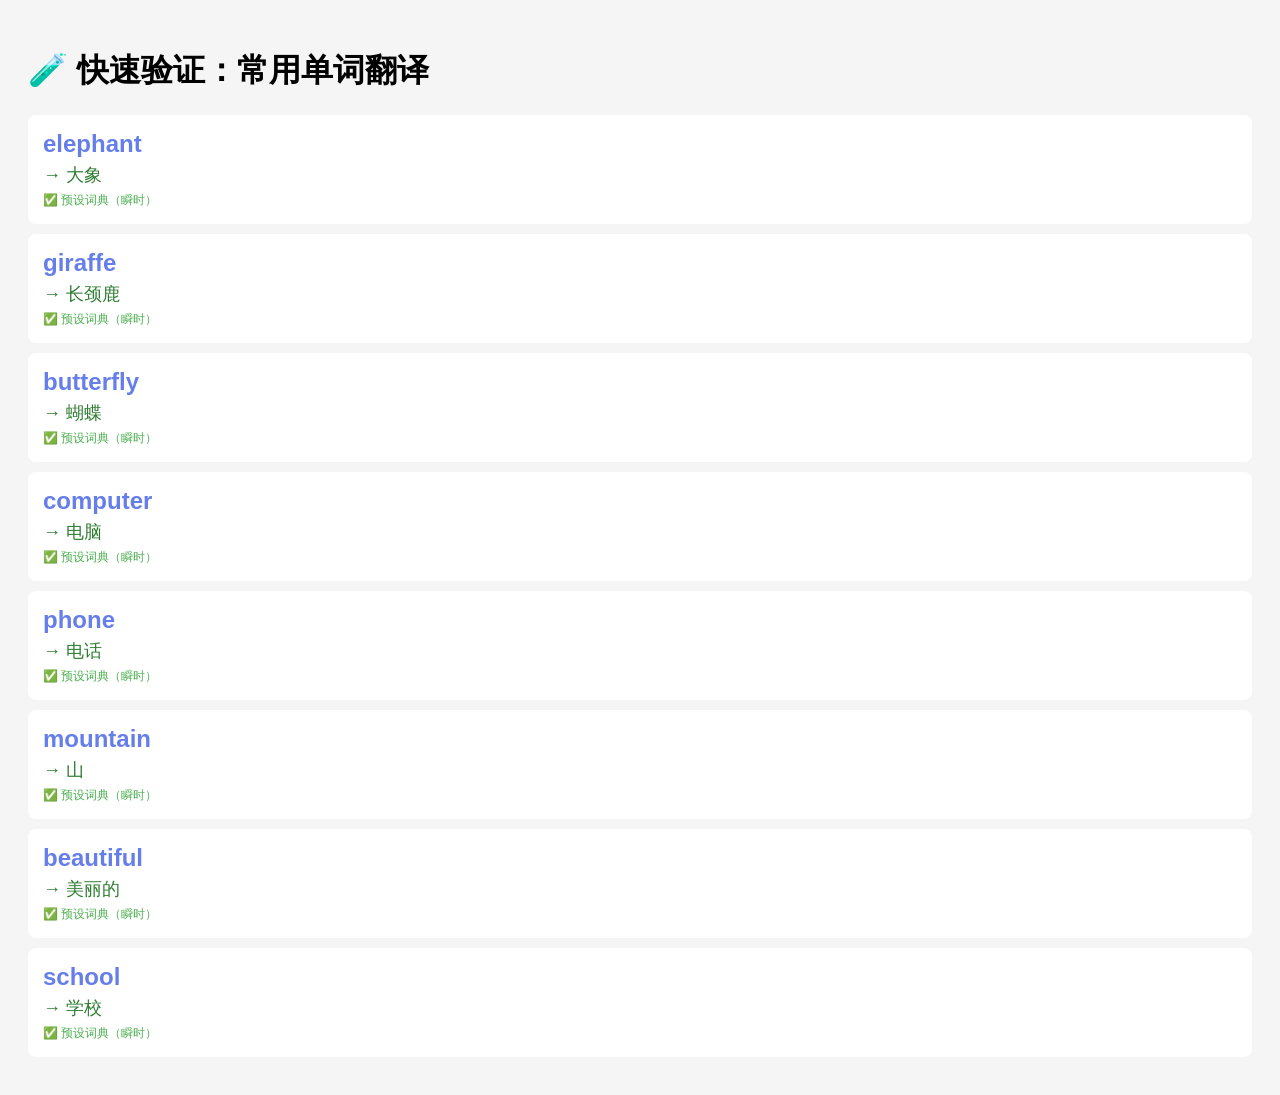
<file: app/verify-words.html>
<!DOCTYPE html>
<html>
<head>
    <meta charset="UTF-8">
    <title>验证翻译效果</title>
    <style>
        body { font-family: sans-serif; padding: 20px; background: #f5f5f5; }
        .result { background: white; padding: 15px; margin: 10px 0; border-radius: 8px; }
        .word { font-size: 24px; font-weight: bold; color: #667eea; }
        .meaning { font-size: 18px; color: #2e7d32; margin: 5px 0; }
        .preset { color: #4caf50; font-size: 12px; }
        .api { color: #ff9800; font-size: 12px; }
    </style>
</head>
<body>
    <h1>🧪 快速验证：常用单词翻译</h1>
    <div id="results"></div>
    
    <script src="app.js"></script>
    <script>
        const testWords = [
            'elephant', 'giraffe', 'butterfly', 'computer', 
            'phone', 'mountain', 'beautiful', 'school'
        ];
        
        const resultsDiv = document.getElementById('results');
        
        testWords.forEach(word => {
            const isPreset = commonWordsMeanings[word];
            const meaning = isPreset ? commonWordsMeanings[word] : '（需API查询）';
            
            resultsDiv.innerHTML += `
                <div class="result">
                    <div class="word">${word}</div>
                    <div class="meaning">→ ${meaning}</div>
                    <div class="${isPreset ? 'preset' : 'api'}">
                        ${isPreset ? '✅ 预设词典（瞬时）' : '⏳ 需要API查询'}
                    </div>
                </div>
            `;
        });
    </script>
</body>
</html>
</file>
<file: app/style.css>
/* ========== CSS 变量（马卡龙色板） ========== */
:root {
    --mint:    #3EC98A;
    --purple:  #9575CD;
    --peach:   #FF8A50;
    --sky:     #42A5F5;
    --pink:    #F06292;
    --yellow:  #FFD740;
    --text-dark: #5C4A88;
    --text-mid:  #8878AA;
    --card-bg:   rgba(255, 255, 255, 0.96);
}

/* ========== 全局 ========== */
* {
    box-sizing: border-box;
    margin: 0;
    padding: 0;
}

body {
    font-family: -apple-system, BlinkMacSystemFont, 'Segoe UI', 'PingFang SC',
                 'Hiragino Sans GB', 'Microsoft YaHei', sans-serif;
    background: linear-gradient(135deg, #FFF0F8 0%, #F3EEFF 50%, #EEF5FF 100%);
    min-height: 100vh;
    padding: 10px;
    overflow-x: hidden;
    color: var(--text-dark);
}

/* ========== 装饰：浮动星星 ========== */
.stars-bg {
    position: fixed;
    inset: 0;
    pointer-events: none;
    z-index: 0;
    overflow: hidden;
}

.deco-star {
    position: absolute;
    left: var(--x);
    top: var(--y);
    font-size: var(--size, 1.2em);
    opacity: 0.3;
    animation: star-float 6s ease-in-out var(--delay, 0s) infinite;
    user-select: none;
}

@keyframes star-float {
    0%, 100% { transform: translateY(0) rotate(0deg); }
    50%       { transform: translateY(-14px) rotate(18deg); }
}

/* ========== 启动屏幕 ========== */
.splash-screen {
    position: fixed;
    top: 0; left: 0;
    width: 100%; height: 100%;
    background: linear-gradient(135deg, #FFD6EB 0%, #E8D6FF 50%, #D6EEFF 100%);
    display: flex;
    flex-direction: column;
    align-items: center;
    justify-content: center;
    z-index: 9999;
    transition: opacity 0.5s ease;
}

.splash-screen.hide {
    opacity: 0;
    pointer-events: none;
}

.splash-screen img {
    width: 100px; height: 100px;
    margin-bottom: 20px;
    animation: pulse 1.5s ease-in-out infinite;
}

.splash-screen p {
    color: var(--text-dark);
    font-size: 28px;
    font-weight: bold;
    margin-bottom: 8px;
}

.splash-screen small {
    color: var(--text-mid);
    font-size: 14px;
}

@keyframes pulse {
    0%, 100% { transform: scale(1); }
    50%       { transform: scale(1.06); }
}

/* ========== 容器 ========== */
.container {
    position: relative;
    z-index: 1;
    max-width: 1200px;
    margin: 0 auto;
    display: flex;
    flex-direction: column;
    gap: 15px;
}

/* ========== 计分板 ========== */
.score-board {
    background: var(--card-bg);
    border-radius: 20px;
    padding: 15px;
    display: grid;
    grid-template-columns: repeat(2, 1fr);
    gap: 12px;
    box-shadow: 0 4px 20px rgba(160, 120, 200, 0.16);
    border: 1.5px solid rgba(200, 175, 230, 0.3);
}

.score-item {
    display: flex;
    flex-direction: column;
    align-items: center;
    text-align: center;
}

.score-label {
    font-size: 12px;
    color: var(--text-mid);
    margin-bottom: 4px;
}

.score-value {
    font-size: 24px;
    font-weight: bold;
    color: var(--purple);
}

/* ========== 主内容区 ========== */
.main-content {
    flex: 1;
    display: flex;
    flex-direction: column;
    gap: 18px;
}

/* ========== 单词卡片 ========== */
.word-card {
    background: var(--card-bg);
    border-radius: 24px;
    padding: 24px 20px;
    box-shadow: 0 6px 28px rgba(160, 120, 200, 0.15);
    border: 1.5px solid rgba(200, 175, 230, 0.25);
}

.word-header {
    display: flex;
    align-items: center;
    justify-content: center;
    gap: 14px;
    margin-bottom: 14px;
}

.word-text {
    font-size: 36px;
    color: var(--text-dark);
    font-weight: bold;
    letter-spacing: 1px;
}

.sound-btn {
    font-size: 24px;
    background: #FFF0F8;
    border: 2px solid #FFD6EB;
    border-radius: 50%;
    width: 48px; height: 48px;
    cursor: pointer;
    transition: all 0.25s ease;
    display: flex;
    align-items: center;
    justify-content: center;
}

.sound-btn:hover {
    background: #FFD6EB;
    transform: scale(1.12);
}

.sound-btn:active { transform: scale(0.93); }

.phonetic {
    color: var(--text-mid);
    font-size: 18px;
    text-align: center;
    margin: 8px 0;
}

.meaning {
    color: var(--pink);
    font-size: 24px;
    text-align: center;
    margin: 10px 0;
    font-weight: 600;
}

.memory-tip {
    color: #2E8B57;
    font-size: 14px;
    text-align: center;
    padding: 10px 14px;
    background: #F0FBF5;
    border-radius: 12px;
    line-height: 1.6;
    border: 1.5px solid #C5EFD9;
    min-height: 38px;
}

/* ========== 拼写区域 ========== */
.letters-row {
    display: flex;
    align-items: flex-start;
    gap: 6px;
    width: 100%;
}
.letters-row .letters-container {
    flex: 1;
}
.btn-toggle-letters {
    flex-shrink: 0;
    width: 38px;
    height: 38px;
    border: none;
    border-radius: 10px;
    background: rgba(255,255,255,0.25);
    font-size: 18px;
    cursor: pointer;
    margin-top: 11px;
    line-height: 1;
}
.btn-toggle-letters:active {
    background: rgba(255,255,255,0.45);
}

.slots-container,
.letters-container {
    display: flex;
    flex-wrap: wrap;
    justify-content: center;
    gap: 8px;
    min-height: 60px;
}

.slot,
.letter {
    width: 50px; height: 50px;
    display: flex;
    align-items: center;
    justify-content: center;
    font-size: 22px;
    font-weight: bold;
    border-radius: 12px;
    user-select: none;
    transition: all 0.2s ease;
}

.slot {
    border: 2.5px dashed #D4C4F0;
    background: rgba(255, 255, 255, 0.8);
}

.slot:not(:empty) {
    border: 2.5px solid var(--sky);
    background: #EBF5FF;
    color: #1565C0;
    cursor: pointer;
}

.slot:not(:empty):hover {
    background: #BBDEFB;
    border-color: #1a8fff;
    transform: translateY(-1px);
}

.slot:not(:empty):active { transform: scale(0.91); }

/* 字母按钮：粉紫渐变马卡龙 */
.letter {
    background: linear-gradient(135deg, #FFB5C8 0%, #C8B5FF 100%);
    color: white;
    cursor: pointer;
    box-shadow: 0 3px 10px rgba(200, 130, 200, 0.28);
}

.letter:hover {
    transform: translateY(-3px) scale(1.07);
    box-shadow: 0 6px 16px rgba(200, 130, 200, 0.4);
}

.letter:active { transform: scale(0.92); }
.letter.dragging { opacity: 0.42; }

@media (min-width: 1024px) {
    .letter:hover { cursor: grab; }
    .letter:active { cursor: grabbing; }
}

/* ========== 反馈信息 ========== */
.feedback {
    text-align: center;
    font-size: 20px;
    min-height: 34px;
    color: white;
    font-weight: 600;
    padding: 8px 16px;
    border-radius: 10px;
    background: rgba(140, 90, 200, 0.18);
    letter-spacing: 0.5px;
}

/* ========== 底部按钮 ========== */
.footer-buttons {
    display: grid;
    grid-template-columns: repeat(2, 1fr);
    gap: 10px;
    padding: 10px 0;
}

.btn {
    padding: 14px 12px;
    border: none;
    border-radius: 14px;
    font-size: 15px;
    font-weight: 700;
    cursor: pointer;
    transition: all 0.22s ease;
    box-shadow: 0 3px 10px rgba(0, 0, 0, 0.1);
    color: white;
    letter-spacing: 0.3px;
}

.btn:active { transform: scale(0.95); }

/* 各按钮独立马卡龙色 */
.btn-next {
    background: linear-gradient(135deg, #7DDFAA, #3EC98A);
    grid-column: 1 / -1;
    font-size: 17px;
}
.btn-next:hover { box-shadow: 0 5px 15px rgba(62, 201, 138, 0.45); }

.btn-review {
    background: linear-gradient(135deg, #C8B5FF, #9575CD);
}
.btn-review:hover { box-shadow: 0 5px 15px rgba(149, 117, 205, 0.45); }

.btn-hint {
    background: linear-gradient(135deg, #FFD580, #FFA040);
}
.btn-hint:hover { box-shadow: 0 5px 15px rgba(255, 160, 64, 0.45); }

.btn-import {
    background: linear-gradient(135deg, #80CAFF, #42A5F5);
}
.btn-import:hover { box-shadow: 0 5px 15px rgba(66, 165, 245, 0.45); }

.btn-ai {
    background: linear-gradient(135deg, #FFB5C8, #F06292);
}
.btn-ai:hover { box-shadow: 0 5px 15px rgba(240, 98, 146, 0.45); }

.btn-settings {
    background: rgba(255, 255, 255, 0.9);
    color: var(--text-dark);
    font-size: 20px;
    padding: 14px;
    box-shadow: 0 3px 10px rgba(0, 0, 0, 0.08);
}
.btn-settings:hover { background: #EFE8FF; }

.btn-wordlist {
    background: linear-gradient(135deg, #A5D6A7, #4CAF50);
    color: #fff;
}
.btn-wordlist:hover { box-shadow: 0 5px 15px rgba(76, 175, 80, 0.45); }

/* ========== 词库管理弹窗 ========== */
.wl-toolbar {
    display: flex;
    gap: 8px;
    align-items: center;
    margin-bottom: 10px;
}
.wl-search {
    flex: 1;
    margin: 0 !important;
}
.btn-danger-sm {
    white-space: nowrap;
    padding: 10px 12px;
    border: none;
    border-radius: 10px;
    background: #FF7043;
    color: #fff;
    font-size: 13px;
    cursor: pointer;
    font-weight: 600;
}
.btn-danger-sm:active { background: #E64A19; }

.word-list-items {
    max-height: 52vh;
    overflow-y: auto;
    border: 1px solid #EDE7F6;
    border-radius: 12px;
    background: #FAFAFA;
    margin-bottom: 12px;
}
.wl-item {
    display: flex;
    align-items: center;
    gap: 10px;
    padding: 10px 12px;
    border-bottom: 1px solid #F3EFF9;
}
.wl-item:last-child { border-bottom: none; }
.wl-word {
    font-weight: 700;
    color: var(--text-dark);
    min-width: 80px;
    font-size: 15px;
}
.wl-meaning {
    flex: 1;
    color: var(--text-mid);
    font-size: 13px;
    overflow: hidden;
    text-overflow: ellipsis;
    white-space: nowrap;
}
.wl-del {
    border: none;
    background: none;
    color: #F06292;
    font-size: 20px;
    cursor: pointer;
    padding: 0 4px;
    line-height: 1;
    flex-shrink: 0;
}
.wl-del:hover { color: #c2185b; }
.wl-empty {
    text-align: center;
    padding: 24px;
    color: var(--text-mid);
    font-size: 14px;
}

/* 词组认读确认按钮 */
.btn-recognition {
    display: block;
    margin: 14px auto 0;
    background: linear-gradient(135deg, #80CAFF, #42A5F5);
    font-size: 1.05rem;
    padding: 13px 32px;
    border-radius: 30px;
    font-weight: 600;
    letter-spacing: 0.03em;
    box-shadow: 0 4px 14px rgba(66, 165, 245, 0.4);
}
.btn-recognition:hover { box-shadow: 0 6px 18px rgba(66, 165, 245, 0.5); }

/* 弹窗内通用按钮 */
.btn-primary {
    background: linear-gradient(135deg, #7DDFAA, #3EC98A);
}
.btn-primary:hover { box-shadow: 0 5px 15px rgba(62, 201, 138, 0.4); }

.btn-secondary {
    background: #F2EEFF;
    color: var(--text-dark);
}
.btn-secondary:hover { background: #E5D9FF; }

/* ========== 对话框 ========== */
.dialog {
    display: none;
    position: fixed;
    top: 0; left: 0;
    width: 100%; height: 100%;
    background: rgba(70, 50, 110, 0.5);
    z-index: 1000;
    padding: 20px;
    overflow-y: auto;
    align-items: center;
    justify-content: center;
}

.dialog-content {
    background: white;
    border-radius: 24px;
    padding: 28px;
    width: 100%;
    max-width: 500px;
    max-height: 90vh;
    overflow-y: auto;
    box-shadow: 0 12px 50px rgba(120, 80, 180, 0.28);
}

.dialog-content h3 {
    margin-bottom: 12px;
    color: var(--text-dark);
    font-size: 21px;
}

.dialog-hint {
    color: var(--text-mid);
    font-size: 14px;
    margin-bottom: 14px;
    line-height: 1.6;
}

.input-field,
textarea {
    width: 100%;
    padding: 12px 14px;
    border: 2px solid #E0D5F5;
    border-radius: 12px;
    font-size: 15px;
    margin: 10px 0;
    font-family: inherit;
    transition: border-color 0.22s ease;
    background: #FDFAFF;
    color: var(--text-dark);
}

.input-field:focus,
textarea:focus {
    outline: none;
    border-color: var(--purple);
}

textarea {
    resize: vertical;
    min-height: 120px;
}

.checkbox-label {
    display: flex;
    align-items: center;
    gap: 10px;
    margin: 14px 0;
    cursor: pointer;
    user-select: none;
    color: var(--text-mid);
    font-size: 14px;
}

.checkbox-label input[type="checkbox"] {
    width: 18px; height: 18px;
    cursor: pointer;
    accent-color: var(--purple);
}

.dialog-buttons {
    display: flex;
    gap: 10px;
    margin-top: 20px;
}

.dialog-buttons .btn { flex: 1; }

/* ========== 课本单元按钮 ========== */
.btn-curriculum {
    background: linear-gradient(135deg, #FFE066, #FFB830);
    color: #5C4000;
}
.btn-curriculum:hover { box-shadow: 0 5px 15px rgba(255, 184, 48, 0.45); }

/* ========== 课本选择器弹窗内部 ========== */
.cur-label {
    font-size: 13px;
    font-weight: 700;
    color: var(--text-mid);
    margin: 14px 0 6px;
    letter-spacing: 0.5px;
}

.cur-tabs {
    display: flex;
    gap: 8px;
    flex-wrap: wrap;
}

.cur-tab {
    padding: 7px 16px;
    border: 2px solid #E0D5F5;
    border-radius: 20px;
    background: #FDFAFF;
    color: var(--text-mid);
    font-size: 14px;
    font-weight: 600;
    cursor: pointer;
    transition: all 0.2s ease;
}

.cur-tab:hover { border-color: var(--purple); color: var(--purple); }

.cur-tab.active {
    background: linear-gradient(135deg, #C8B5FF, #9575CD);
    border-color: transparent;
    color: white;
}

.unit-list {
    display: flex;
    flex-wrap: wrap;
    gap: 8px;
    margin-top: 4px;
    max-height: 160px;
    overflow-y: auto;
}

.unit-btn {
    padding: 7px 14px;
    border: 2px solid #E8F4FF;
    border-radius: 12px;
    background: #F0F8FF;
    color: var(--sky);
    font-size: 13px;
    font-weight: 600;
    cursor: pointer;
    transition: all 0.2s ease;
    white-space: nowrap;
}

.unit-btn:hover { border-color: var(--sky); background: #D6EDFF; }

.unit-btn.active {
    background: linear-gradient(135deg, #80CAFF, #42A5F5);
    border-color: transparent;
    color: white;
}

.unit-preview {
    margin-top: 12px;
    padding: 12px;
    background: #FFF8F0;
    border-radius: 14px;
    border: 1.5px solid #FFE0B2;
}

.preview-words {
    display: flex;
    flex-wrap: wrap;
    gap: 6px;
    margin-top: 6px;
    max-height: 100px;
    overflow-y: auto;
}

.preview-chip {
    display: inline-flex;
    align-items: baseline;
    gap: 4px;
    padding: 4px 10px;
    background: white;
    border: 1.5px solid #FFD0A0;
    border-radius: 10px;
    font-size: 14px;
    font-weight: 600;
    color: var(--text-dark);
}

.preview-chip small {
    font-size: 11px;
    color: var(--text-mid);
    font-weight: 400;
}

/* ========== AI 提供商 Tabs ========== */
.provider-tabs {
    display: flex;
    gap: 8px;
    margin: 12px 0 10px;
    flex-wrap: wrap;
}

.provider-tab {
    padding: 8px 16px;
    border: 2px solid #E0D5F5;
    border-radius: 20px;
    background: #FDFAFF;
    color: var(--text-mid);
    font-size: 14px;
    font-weight: 600;
    cursor: pointer;
    transition: all 0.2s ease;
}

.provider-tab:hover {
    border-color: var(--purple);
    color: var(--purple);
}

.provider-tab.active {
    background: linear-gradient(135deg, #C8B5FF, #9575CD);
    border-color: transparent;
    color: white;
}

.provider-hint {
    font-size: 13px;
    color: #2E8B57;
    padding: 8px 12px;
    background: #F0FBF5;
    border-radius: 10px;
    border-left: 3px solid var(--mint);
    line-height: 1.55;
    min-height: 36px;
    margin-bottom: 4px;
}

/* ========== AI 聊天弹窗 ========== */
.ai-word {
    color: var(--purple);
    font-weight: bold;
}

.chat-history {
    max-height: 280px;
    overflow-y: auto;
    border: 1.5px solid #EDE5FF;
    border-radius: 14px;
    padding: 14px;
    margin: 14px 0;
    background: #FDFAFF;
    font-size: 14px;
    line-height: 1.7;
}

.chat-history p { margin-bottom: 10px; }
.chat-history strong { color: var(--text-dark); }

/* ========== 平板 (768px+) ========== */
@media (min-width: 768px) {
    body { padding: 20px; }
    .container { gap: 20px; }

    .score-board {
        grid-template-columns: repeat(4, 1fr);
        padding: 20px;
    }
    .score-label  { font-size: 14px; }
    .score-value  { font-size: 28px; }

    .word-text    { font-size: 48px; }
    .sound-btn    { width: 58px; height: 58px; font-size: 28px; }
    .phonetic     { font-size: 22px; }
    .meaning      { font-size: 28px; }
    .memory-tip   { font-size: 16px; }

    .slot,
    .letter { width: 60px; height: 60px; font-size: 26px; }

    .footer-buttons { grid-template-columns: repeat(3, 1fr); }
    .btn { font-size: 16px; padding: 15px 16px; }
    .btn-next { grid-column: 1 / 2; font-size: 16px; }
}

/* ========== 桌面端 (1024px+) ========== */
@media (min-width: 1024px) {
    body { padding: 30px; }
    .container { gap: 25px; }
    .word-card { padding: 35px 30px; }
    .word-text { font-size: 56px; }

    .slot,
    .letter { width: 68px; height: 68px; font-size: 30px; }

    .footer-buttons { grid-template-columns: repeat(7, 1fr); }
    .btn-next { grid-column: 1 / 3; }

    .dialog-content { max-width: 600px; }
}

/* ========== 虚拟键盘 ========== */
.virtual-keyboard {
    display: flex;
    flex-direction: column;
    align-items: center;
    gap: 6px;
    padding: 10px 6px;
    background: rgba(255, 255, 255, 0.85);
    border-radius: 18px;
    border: 1.5px solid rgba(200, 175, 230, 0.3);
    box-shadow: 0 4px 18px rgba(160, 120, 200, 0.13);
    margin-top: 4px;
}

.kb-row {
    display: flex;
    gap: 5px;
    justify-content: center;
    flex-wrap: wrap;
}

.kb-key {
    width: 34px;
    height: 40px;
    border: none;
    border-radius: 8px;
    background: linear-gradient(135deg, #E8D5FF, #C8B5FF);
    color: var(--text-dark);
    font-size: 15px;
    font-weight: 700;
    cursor: pointer;
    transition: all 0.15s ease;
    box-shadow: 0 2px 6px rgba(160, 120, 200, 0.25);
    user-select: none;
    -webkit-tap-highlight-color: transparent;
    touch-action: manipulation;
}

.kb-key:hover {
    background: linear-gradient(135deg, #C8B5FF, #9575CD);
    color: white;
    transform: translateY(-2px);
    box-shadow: 0 4px 10px rgba(149, 117, 205, 0.4);
}

.kb-key:active {
    transform: scale(0.9);
    box-shadow: none;
}

.kb-back {
    width: 52px;
    background: linear-gradient(135deg, #FFD580, #FFA040);
    color: white;
    font-size: 17px;
}

.kb-back:hover {
    background: linear-gradient(135deg, #FFA040, #FF6A00);
}

/* 平板/桌面：键盘按键更大 */
@media (min-width: 768px) {
    .kb-key { width: 42px; height: 48px; font-size: 17px; }
    .kb-back { width: 64px; }
    .kb-row { gap: 7px; }
    .virtual-keyboard { gap: 8px; padding: 14px 10px; }
}

/* ========== 触摸优化 ========== */
@media (hover: none) and (pointer: coarse) {
    .btn,
    .letter,
    .sound-btn {
        -webkit-tap-highlight-color: transparent;
    }
}
</file>
<file: junior/style.css>
/* ========== CSS 变量（马卡龙色板） ========== */
:root {
    --mint:    #3EC98A;
    --purple:  #9575CD;
    --peach:   #FF8A50;
    --sky:     #42A5F5;
    --pink:    #F06292;
    --yellow:  #FFD740;
    --text-dark: #5C4A88;
    --text-mid:  #8878AA;
    --card-bg:   rgba(255, 255, 255, 0.96);
}

/* ========== 全局 ========== */
* {
    box-sizing: border-box;
    margin: 0;
    padding: 0;
}

body {
    font-family: -apple-system, BlinkMacSystemFont, 'Segoe UI', 'PingFang SC',
                 'Hiragino Sans GB', 'Microsoft YaHei', sans-serif;
    background: linear-gradient(135deg, #FFF0F8 0%, #F3EEFF 50%, #EEF5FF 100%);
    min-height: 100vh;
    padding: 10px;
    overflow-x: hidden;
    color: var(--text-dark);
}

/* ========== 装饰：浮动星星 ========== */
.stars-bg {
    position: fixed;
    inset: 0;
    pointer-events: none;
    z-index: 0;
    overflow: hidden;
}

.deco-star {
    position: absolute;
    left: var(--x);
    top: var(--y);
    font-size: var(--size, 1.2em);
    opacity: 0.3;
    animation: star-float 6s ease-in-out var(--delay, 0s) infinite;
    user-select: none;
}

@keyframes star-float {
    0%, 100% { transform: translateY(0) rotate(0deg); }
    50%       { transform: translateY(-14px) rotate(18deg); }
}

/* ========== 启动屏幕 ========== */
.splash-screen {
    position: fixed;
    top: 0; left: 0;
    width: 100%; height: 100%;
    background: linear-gradient(135deg, #FFD6EB 0%, #E8D6FF 50%, #D6EEFF 100%);
    display: flex;
    flex-direction: column;
    align-items: center;
    justify-content: center;
    z-index: 9999;
    transition: opacity 0.5s ease;
}

.splash-screen.hide {
    opacity: 0;
    pointer-events: none;
}

.splash-screen img {
    width: 100px; height: 100px;
    margin-bottom: 20px;
    animation: pulse 1.5s ease-in-out infinite;
}

.splash-screen p {
    color: var(--text-dark);
    font-size: 28px;
    font-weight: bold;
    margin-bottom: 8px;
}

.splash-screen small {
    color: var(--text-mid);
    font-size: 14px;
}

@keyframes pulse {
    0%, 100% { transform: scale(1); }
    50%       { transform: scale(1.06); }
}

/* ========== 容器 ========== */
.container {
    position: relative;
    z-index: 1;
    max-width: 1200px;
    margin: 0 auto;
    display: flex;
    flex-direction: column;
    gap: 15px;
}

/* ========== 计分板 ========== */
.score-board {
    background: var(--card-bg);
    border-radius: 20px;
    padding: 15px;
    display: grid;
    grid-template-columns: repeat(2, 1fr);
    gap: 12px;
    box-shadow: 0 4px 20px rgba(160, 120, 200, 0.16);
    border: 1.5px solid rgba(200, 175, 230, 0.3);
}

.score-item {
    display: flex;
    flex-direction: column;
    align-items: center;
    text-align: center;
}

.score-label {
    font-size: 12px;
    color: var(--text-mid);
    margin-bottom: 4px;
}

.score-value {
    font-size: 24px;
    font-weight: bold;
    color: var(--purple);
}

/* ========== 主内容区 ========== */
.main-content {
    flex: 1;
    display: flex;
    flex-direction: column;
    gap: 18px;
}

/* ========== 单词卡片 ========== */
.word-card {
    background: var(--card-bg);
    border-radius: 24px;
    padding: 24px 20px;
    box-shadow: 0 6px 28px rgba(160, 120, 200, 0.15);
    border: 1.5px solid rgba(200, 175, 230, 0.25);
}

.word-header {
    display: flex;
    align-items: center;
    justify-content: center;
    gap: 14px;
    margin-bottom: 14px;
}

.word-text {
    font-size: 36px;
    color: var(--text-dark);
    font-weight: bold;
    letter-spacing: 1px;
}

.sound-btn {
    font-size: 24px;
    background: #FFF0F8;
    border: 2px solid #FFD6EB;
    border-radius: 50%;
    width: 48px; height: 48px;
    cursor: pointer;
    transition: all 0.25s ease;
    display: flex;
    align-items: center;
    justify-content: center;
}

.sound-btn:hover {
    background: #FFD6EB;
    transform: scale(1.12);
}

.sound-btn:active { transform: scale(0.93); }

.phonetic {
    color: var(--text-mid);
    font-size: 18px;
    text-align: center;
    margin: 8px 0;
}

.meaning {
    color: var(--pink);
    font-size: 24px;
    text-align: center;
    margin: 10px 0;
    font-weight: 600;
}

.memory-tip {
    color: #2E8B57;
    font-size: 14px;
    text-align: center;
    padding: 10px 14px;
    background: #F0FBF5;
    border-radius: 12px;
    line-height: 1.6;
    border: 1.5px solid #C5EFD9;
    min-height: 38px;
}

/* ========== 拼写区域 ========== */
.letters-row {
    display: flex;
    align-items: flex-start;
    gap: 6px;
    width: 100%;
}
.letters-row .letters-container {
    flex: 1;
}
.btn-toggle-letters {
    flex-shrink: 0;
    width: 38px;
    height: 38px;
    border: none;
    border-radius: 10px;
    background: rgba(255,255,255,0.25);
    font-size: 18px;
    cursor: pointer;
    margin-top: 11px;
    line-height: 1;
}
.btn-toggle-letters:active {
    background: rgba(255,255,255,0.45);
}

.slots-container,
.letters-container {
    display: flex;
    flex-wrap: wrap;
    justify-content: center;
    gap: 8px;
    min-height: 60px;
}

.slot,
.letter {
    width: 50px; height: 50px;
    display: flex;
    align-items: center;
    justify-content: center;
    font-size: 22px;
    font-weight: bold;
    border-radius: 12px;
    user-select: none;
    transition: all 0.2s ease;
}

.slot {
    border: 2.5px dashed #D4C4F0;
    background: rgba(255, 255, 255, 0.8);
}

.slot:not(:empty) {
    border: 2.5px solid var(--sky);
    background: #EBF5FF;
    color: #1565C0;
    cursor: pointer;
}

.slot:not(:empty):hover {
    background: #BBDEFB;
    border-color: #1a8fff;
    transform: translateY(-1px);
}

.slot:not(:empty):active { transform: scale(0.91); }

/* 字母按钮：粉紫渐变马卡龙 */
.letter {
    background: linear-gradient(135deg, #FFB5C8 0%, #C8B5FF 100%);
    color: white;
    cursor: pointer;
    box-shadow: 0 3px 10px rgba(200, 130, 200, 0.28);
}

.letter:hover {
    transform: translateY(-3px) scale(1.07);
    box-shadow: 0 6px 16px rgba(200, 130, 200, 0.4);
}

.letter:active { transform: scale(0.92); }
.letter.dragging { opacity: 0.42; }

@media (min-width: 1024px) {
    .letter:hover { cursor: grab; }
    .letter:active { cursor: grabbing; }
}

/* ========== 反馈信息 ========== */
.feedback {
    text-align: center;
    font-size: 20px;
    min-height: 34px;
    color: white;
    font-weight: 600;
    padding: 8px 16px;
    border-radius: 10px;
    background: rgba(140, 90, 200, 0.18);
    letter-spacing: 0.5px;
}

/* ========== 底部按钮 ========== */
.footer-buttons {
    display: grid;
    grid-template-columns: repeat(2, 1fr);
    gap: 10px;
    padding: 10px 0;
}

.btn {
    padding: 14px 12px;
    border: none;
    border-radius: 14px;
    font-size: 15px;
    font-weight: 700;
    cursor: pointer;
    transition: all 0.22s ease;
    box-shadow: 0 3px 10px rgba(0, 0, 0, 0.1);
    color: white;
    letter-spacing: 0.3px;
}

.btn:active { transform: scale(0.95); }

/* 各按钮独立马卡龙色 */
.btn-next {
    background: linear-gradient(135deg, #7DDFAA, #3EC98A);
    grid-column: 1 / -1;
    font-size: 17px;
}
.btn-next:hover { box-shadow: 0 5px 15px rgba(62, 201, 138, 0.45); }

.btn-review {
    background: linear-gradient(135deg, #C8B5FF, #9575CD);
}
.btn-review:hover { box-shadow: 0 5px 15px rgba(149, 117, 205, 0.45); }

.btn-hint {
    background: linear-gradient(135deg, #FFD580, #FFA040);
}
.btn-hint:hover { box-shadow: 0 5px 15px rgba(255, 160, 64, 0.45); }

.btn-import {
    background: linear-gradient(135deg, #80CAFF, #42A5F5);
}
.btn-import:hover { box-shadow: 0 5px 15px rgba(66, 165, 245, 0.45); }

.btn-ai {
    background: linear-gradient(135deg, #FFB5C8, #F06292);
}
.btn-ai:hover { box-shadow: 0 5px 15px rgba(240, 98, 146, 0.45); }

.btn-settings {
    background: rgba(255, 255, 255, 0.9);
    color: var(--text-dark);
    font-size: 20px;
    padding: 14px;
    box-shadow: 0 3px 10px rgba(0, 0, 0, 0.08);
}
.btn-settings:hover { background: #EFE8FF; }

.btn-wordlist {
    background: linear-gradient(135deg, #A5D6A7, #4CAF50);
    color: #fff;
}
.btn-wordlist:hover { box-shadow: 0 5px 15px rgba(76, 175, 80, 0.45); }

/* ========== 词库管理弹窗 ========== */
.wl-toolbar {
    display: flex;
    gap: 8px;
    align-items: center;
    margin-bottom: 10px;
}
.wl-search {
    flex: 1;
    margin: 0 !important;
}
.btn-danger-sm {
    white-space: nowrap;
    padding: 10px 12px;
    border: none;
    border-radius: 10px;
    background: #FF7043;
    color: #fff;
    font-size: 13px;
    cursor: pointer;
    font-weight: 600;
}
.btn-danger-sm:active { background: #E64A19; }

.word-list-items {
    max-height: 52vh;
    overflow-y: auto;
    border: 1px solid #EDE7F6;
    border-radius: 12px;
    background: #FAFAFA;
    margin-bottom: 12px;
}
.wl-item {
    display: flex;
    align-items: center;
    gap: 10px;
    padding: 10px 12px;
    border-bottom: 1px solid #F3EFF9;
}
.wl-item:last-child { border-bottom: none; }
.wl-word {
    font-weight: 700;
    color: var(--text-dark);
    min-width: 80px;
    font-size: 15px;
}
.wl-meaning {
    flex: 1;
    color: var(--text-mid);
    font-size: 13px;
    overflow: hidden;
    text-overflow: ellipsis;
    white-space: nowrap;
}
.wl-del {
    border: none;
    background: none;
    color: #F06292;
    font-size: 20px;
    cursor: pointer;
    padding: 0 4px;
    line-height: 1;
    flex-shrink: 0;
}
.wl-del:hover { color: #c2185b; }
.wl-empty {
    text-align: center;
    padding: 24px;
    color: var(--text-mid);
    font-size: 14px;
}

/* 词组认读确认按钮 */
.btn-recognition {
    display: block;
    margin: 14px auto 0;
    background: linear-gradient(135deg, #80CAFF, #42A5F5);
    font-size: 1.05rem;
    padding: 13px 32px;
    border-radius: 30px;
    font-weight: 600;
    letter-spacing: 0.03em;
    box-shadow: 0 4px 14px rgba(66, 165, 245, 0.4);
}
.btn-recognition:hover { box-shadow: 0 6px 18px rgba(66, 165, 245, 0.5); }

/* 弹窗内通用按钮 */
.btn-primary {
    background: linear-gradient(135deg, #7DDFAA, #3EC98A);
}
.btn-primary:hover { box-shadow: 0 5px 15px rgba(62, 201, 138, 0.4); }

.btn-secondary {
    background: #F2EEFF;
    color: var(--text-dark);
}
.btn-secondary:hover { background: #E5D9FF; }

/* ========== 对话框 ========== */
.dialog {
    display: none;
    position: fixed;
    top: 0; left: 0;
    width: 100%; height: 100%;
    background: rgba(70, 50, 110, 0.5);
    z-index: 1000;
    padding: 20px;
    overflow-y: auto;
    align-items: center;
    justify-content: center;
}

.dialog-content {
    background: white;
    border-radius: 24px;
    padding: 28px;
    width: 100%;
    max-width: 500px;
    max-height: 90vh;
    overflow-y: auto;
    box-shadow: 0 12px 50px rgba(120, 80, 180, 0.28);
}

.dialog-content h3 {
    margin-bottom: 12px;
    color: var(--text-dark);
    font-size: 21px;
}

.dialog-hint {
    color: var(--text-mid);
    font-size: 14px;
    margin-bottom: 14px;
    line-height: 1.6;
}

.input-field,
textarea {
    width: 100%;
    padding: 12px 14px;
    border: 2px solid #E0D5F5;
    border-radius: 12px;
    font-size: 15px;
    margin: 10px 0;
    font-family: inherit;
    transition: border-color 0.22s ease;
    background: #FDFAFF;
    color: var(--text-dark);
}

.input-field:focus,
textarea:focus {
    outline: none;
    border-color: var(--purple);
}

textarea {
    resize: vertical;
    min-height: 120px;
}

.checkbox-label {
    display: flex;
    align-items: center;
    gap: 10px;
    margin: 14px 0;
    cursor: pointer;
    user-select: none;
    color: var(--text-mid);
    font-size: 14px;
}

.checkbox-label input[type="checkbox"] {
    width: 18px; height: 18px;
    cursor: pointer;
    accent-color: var(--purple);
}

.dialog-buttons {
    display: flex;
    gap: 10px;
    margin-top: 20px;
}

.dialog-buttons .btn { flex: 1; }

/* ========== 课本单元按钮 ========== */
.btn-curriculum {
    background: linear-gradient(135deg, #FFE066, #FFB830);
    color: #5C4000;
}
.btn-curriculum:hover { box-shadow: 0 5px 15px rgba(255, 184, 48, 0.45); }

/* ========== 课本选择器弹窗内部 ========== */
.cur-label {
    font-size: 13px;
    font-weight: 700;
    color: var(--text-mid);
    margin: 14px 0 6px;
    letter-spacing: 0.5px;
}

.cur-tabs {
    display: flex;
    gap: 8px;
    flex-wrap: wrap;
}

.cur-tab {
    padding: 7px 16px;
    border: 2px solid #E0D5F5;
    border-radius: 20px;
    background: #FDFAFF;
    color: var(--text-mid);
    font-size: 14px;
    font-weight: 600;
    cursor: pointer;
    transition: all 0.2s ease;
}

.cur-tab:hover { border-color: var(--purple); color: var(--purple); }

.cur-tab.active {
    background: linear-gradient(135deg, #C8B5FF, #9575CD);
    border-color: transparent;
    color: white;
}

.unit-list {
    display: flex;
    flex-wrap: wrap;
    gap: 8px;
    margin-top: 4px;
    max-height: 160px;
    overflow-y: auto;
}

.unit-btn {
    padding: 7px 14px;
    border: 2px solid #E8F4FF;
    border-radius: 12px;
    background: #F0F8FF;
    color: var(--sky);
    font-size: 13px;
    font-weight: 600;
    cursor: pointer;
    transition: all 0.2s ease;
    white-space: nowrap;
}

.unit-btn:hover { border-color: var(--sky); background: #D6EDFF; }

.unit-btn.active {
    background: linear-gradient(135deg, #80CAFF, #42A5F5);
    border-color: transparent;
    color: white;
}

.unit-preview {
    margin-top: 12px;
    padding: 12px;
    background: #FFF8F0;
    border-radius: 14px;
    border: 1.5px solid #FFE0B2;
}

.preview-words {
    display: flex;
    flex-wrap: wrap;
    gap: 6px;
    margin-top: 6px;
    max-height: 100px;
    overflow-y: auto;
}

.preview-chip {
    display: inline-flex;
    align-items: baseline;
    gap: 4px;
    padding: 4px 10px;
    background: white;
    border: 1.5px solid #FFD0A0;
    border-radius: 10px;
    font-size: 14px;
    font-weight: 600;
    color: var(--text-dark);
}

.preview-chip small {
    font-size: 11px;
    color: var(--text-mid);
    font-weight: 400;
}

/* ========== AI 提供商 Tabs ========== */
.provider-tabs {
    display: flex;
    gap: 8px;
    margin: 12px 0 10px;
    flex-wrap: wrap;
}

.provider-tab {
    padding: 8px 16px;
    border: 2px solid #E0D5F5;
    border-radius: 20px;
    background: #FDFAFF;
    color: var(--text-mid);
    font-size: 14px;
    font-weight: 600;
    cursor: pointer;
    transition: all 0.2s ease;
}

.provider-tab:hover {
    border-color: var(--purple);
    color: var(--purple);
}

.provider-tab.active {
    background: linear-gradient(135deg, #C8B5FF, #9575CD);
    border-color: transparent;
    color: white;
}

.provider-hint {
    font-size: 13px;
    color: #2E8B57;
    padding: 8px 12px;
    background: #F0FBF5;
    border-radius: 10px;
    border-left: 3px solid var(--mint);
    line-height: 1.55;
    min-height: 36px;
    margin-bottom: 4px;
}

/* ========== AI 聊天弹窗 ========== */
.ai-word {
    color: var(--purple);
    font-weight: bold;
}

.chat-history {
    max-height: 280px;
    overflow-y: auto;
    border: 1.5px solid #EDE5FF;
    border-radius: 14px;
    padding: 14px;
    margin: 14px 0;
    background: #FDFAFF;
    font-size: 14px;
    line-height: 1.7;
}

.chat-history p { margin-bottom: 10px; }
.chat-history strong { color: var(--text-dark); }

/* ========== 平板 (768px+) ========== */
@media (min-width: 768px) {
    body { padding: 20px; }
    .container { gap: 20px; }

    .score-board {
        grid-template-columns: repeat(4, 1fr);
        padding: 20px;
    }
    .score-label  { font-size: 14px; }
    .score-value  { font-size: 28px; }

    .word-text    { font-size: 48px; }
    .sound-btn    { width: 58px; height: 58px; font-size: 28px; }
    .phonetic     { font-size: 22px; }
    .meaning      { font-size: 28px; }
    .memory-tip   { font-size: 16px; }

    .slot,
    .letter { width: 60px; height: 60px; font-size: 26px; }

    .footer-buttons { grid-template-columns: repeat(3, 1fr); }
    .btn { font-size: 16px; padding: 15px 16px; }
    .btn-next { grid-column: 1 / 2; font-size: 16px; }
}

/* ========== 桌面端 (1024px+) ========== */
@media (min-width: 1024px) {
    body { padding: 30px; }
    .container { gap: 25px; }
    .word-card { padding: 35px 30px; }
    .word-text { font-size: 56px; }

    .slot,
    .letter { width: 68px; height: 68px; font-size: 30px; }

    .footer-buttons { grid-template-columns: repeat(7, 1fr); }
    .btn-next { grid-column: 1 / 3; }

    .dialog-content { max-width: 600px; }
}

/* ========== 虚拟键盘 ========== */
.virtual-keyboard {
    display: flex;
    flex-direction: column;
    align-items: center;
    gap: 6px;
    padding: 10px 6px;
    background: rgba(255, 255, 255, 0.85);
    border-radius: 18px;
    border: 1.5px solid rgba(200, 175, 230, 0.3);
    box-shadow: 0 4px 18px rgba(160, 120, 200, 0.13);
    margin-top: 4px;
}

.kb-row {
    display: flex;
    gap: 5px;
    justify-content: center;
    flex-wrap: wrap;
}

.kb-key {
    width: 34px;
    height: 40px;
    border: none;
    border-radius: 8px;
    background: linear-gradient(135deg, #E8D5FF, #C8B5FF);
    color: var(--text-dark);
    font-size: 15px;
    font-weight: 700;
    cursor: pointer;
    transition: all 0.15s ease;
    box-shadow: 0 2px 6px rgba(160, 120, 200, 0.25);
    user-select: none;
    -webkit-tap-highlight-color: transparent;
    touch-action: manipulation;
}

.kb-key:hover {
    background: linear-gradient(135deg, #C8B5FF, #9575CD);
    color: white;
    transform: translateY(-2px);
    box-shadow: 0 4px 10px rgba(149, 117, 205, 0.4);
}

.kb-key:active {
    transform: scale(0.9);
    box-shadow: none;
}

.kb-back {
    width: 52px;
    background: linear-gradient(135deg, #FFD580, #FFA040);
    color: white;
    font-size: 17px;
}

.kb-back:hover {
    background: linear-gradient(135deg, #FFA040, #FF6A00);
}

/* 平板/桌面：键盘按键更大 */
@media (min-width: 768px) {
    .kb-key { width: 42px; height: 48px; font-size: 17px; }
    .kb-back { width: 64px; }
    .kb-row { gap: 7px; }
    .virtual-keyboard { gap: 8px; padding: 14px 10px; }
}

/* ========== 触摸优化 ========== */
@media (hover: none) and (pointer: coarse) {
    .btn,
    .letter,
    .sound-btn {
        -webkit-tap-highlight-color: transparent;
    }
}
</file>
